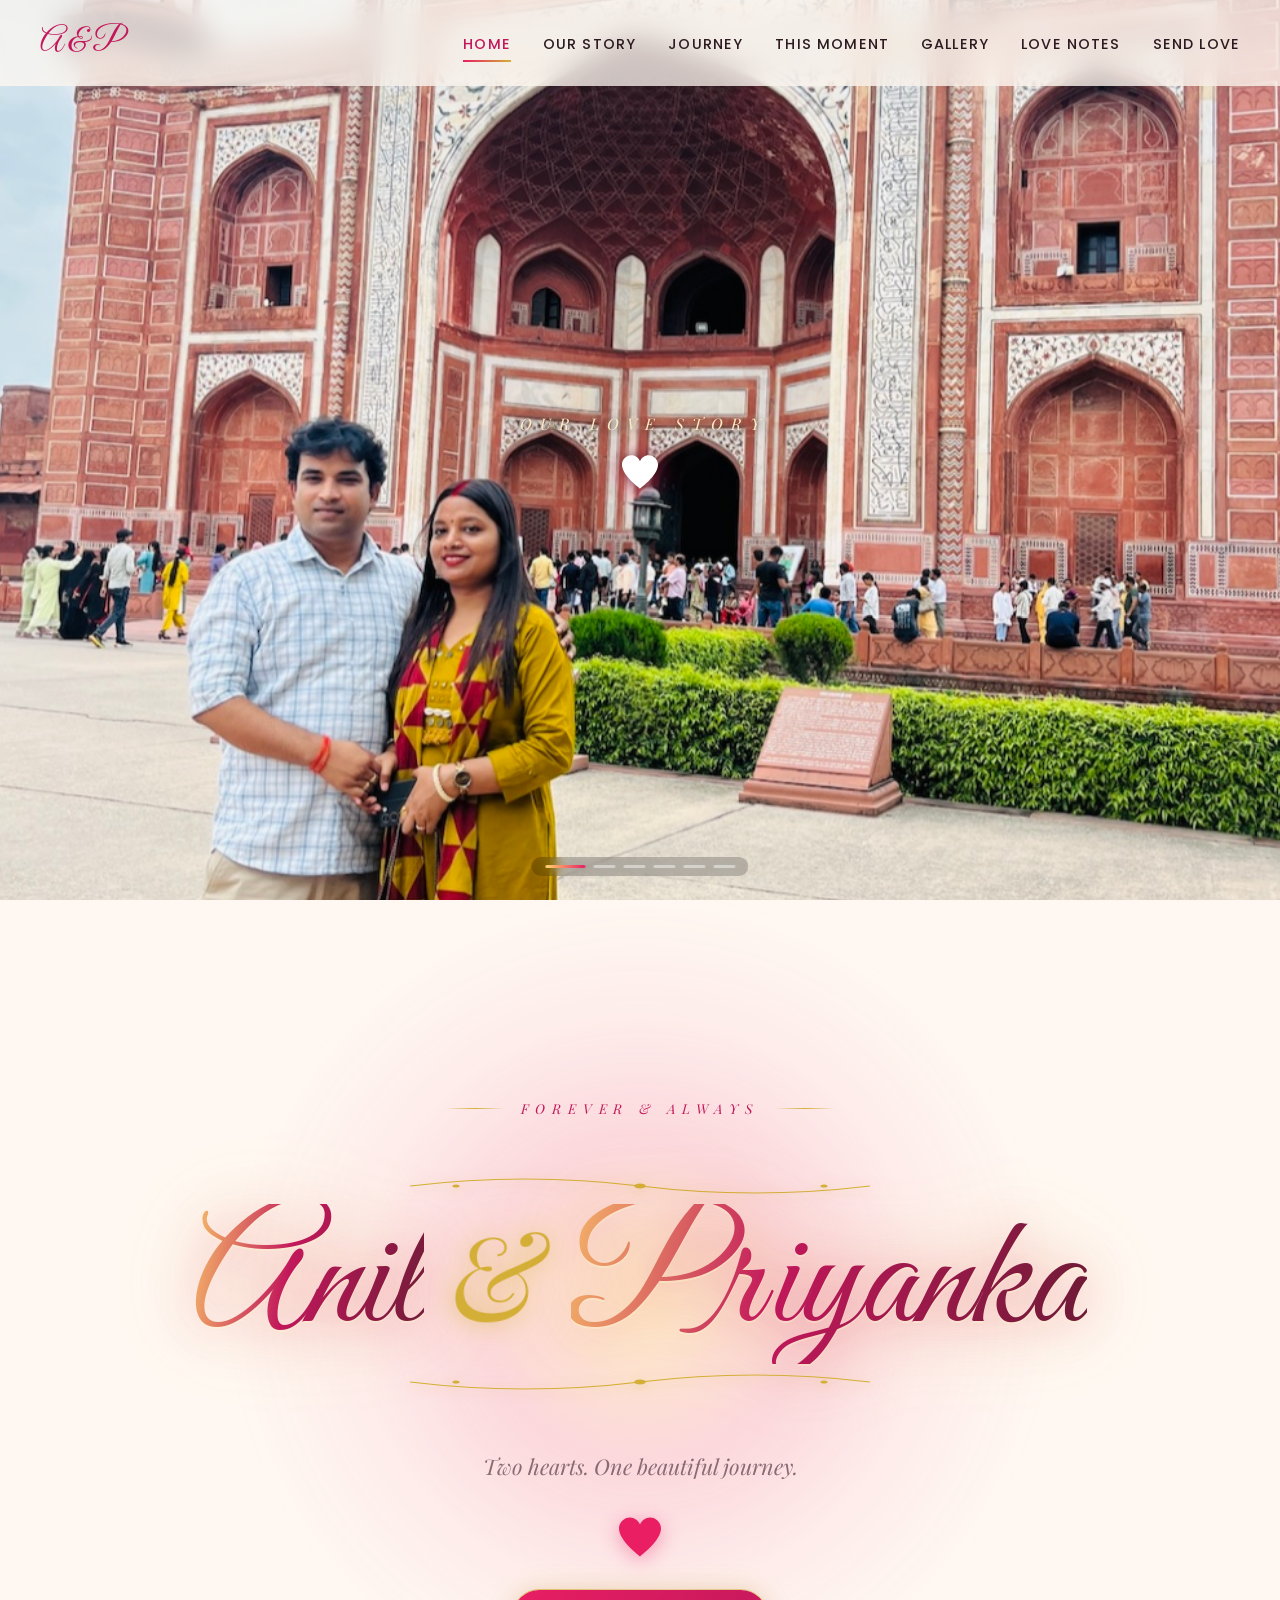
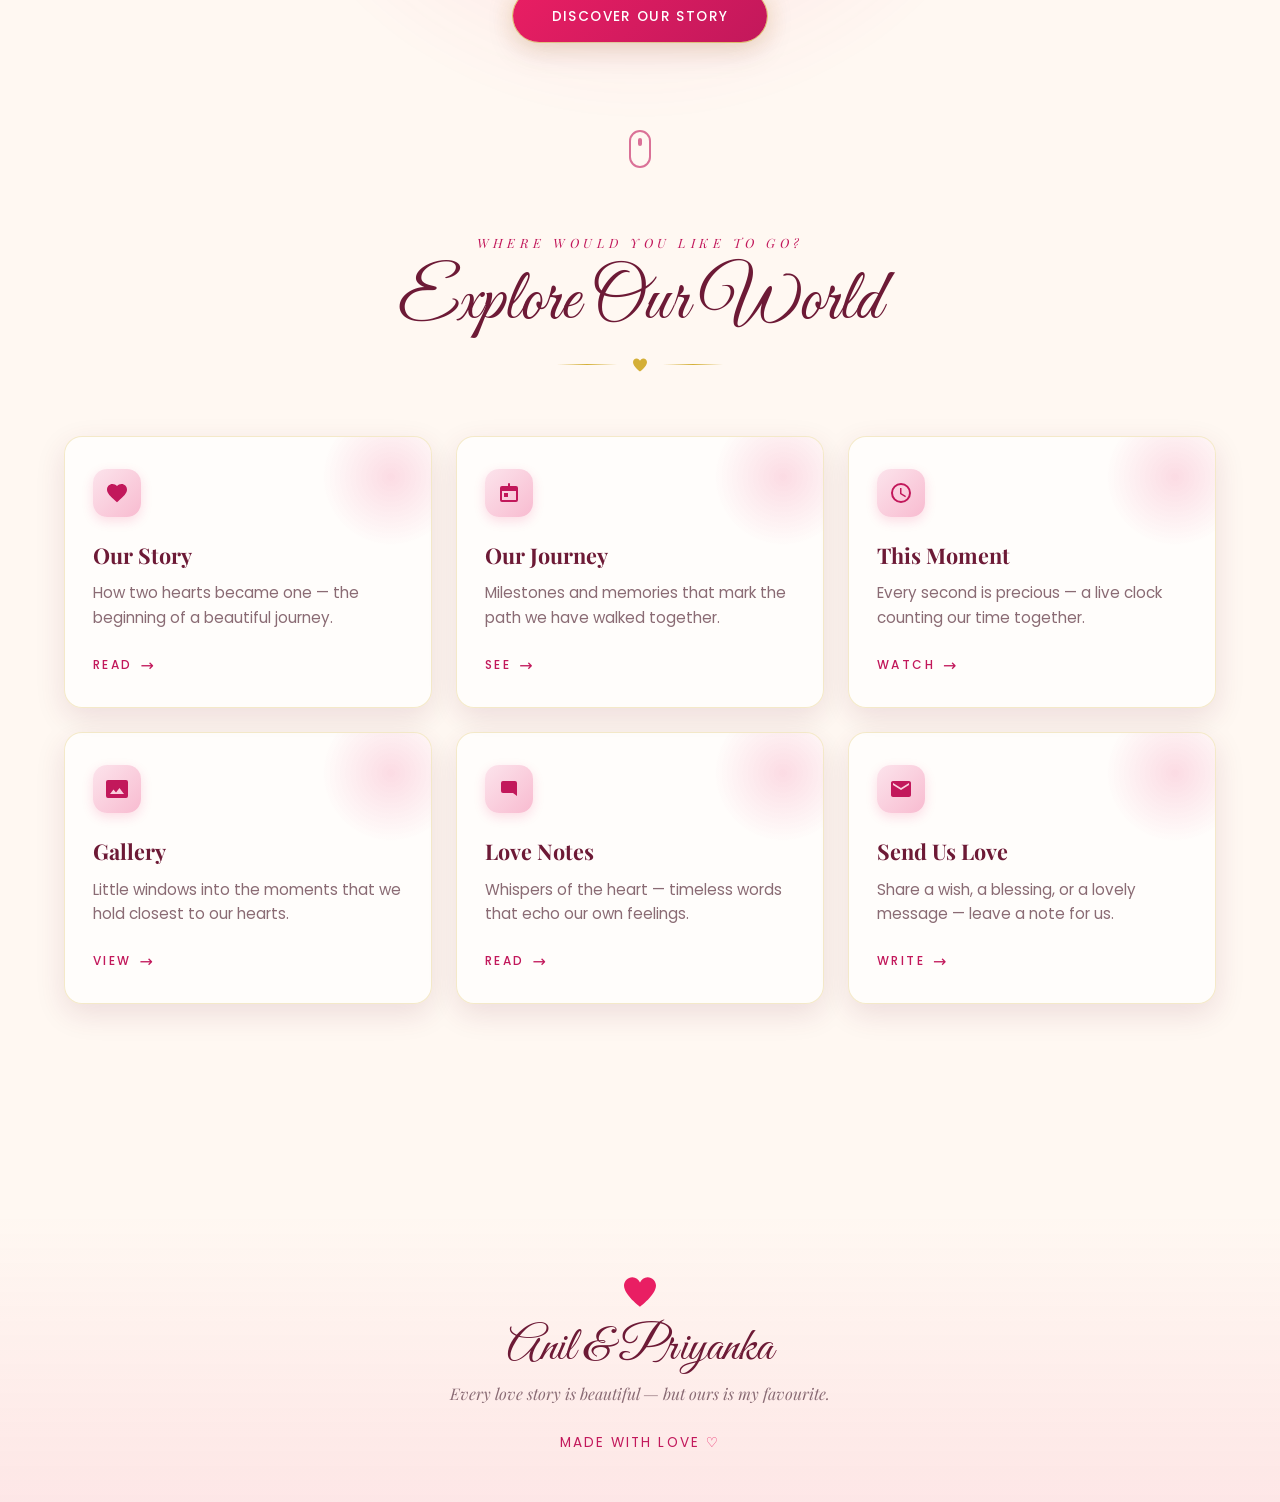
<file: index.html>
<!DOCTYPE html>
<html lang="en">
<head>
  <meta charset="UTF-8" />
  <meta name="viewport" content="width=device-width, initial-scale=1.0" />
  <title>Anil &amp; Priyanka &mdash; Our Love Story</title>
  <meta name="description" content="A love story of Anil and Priyanka." />

  <!-- Google Fonts -->
  <link rel="preconnect" href="https://fonts.googleapis.com" />
  <link rel="preconnect" href="https://fonts.gstatic.com" crossorigin />
  <link
    href="https://fonts.googleapis.com/css2?family=Great+Vibes&family=Playfair+Display:ital,wght@0,400;0,600;1,400&family=Poppins:wght@300;400;500;600&display=swap"
    rel="stylesheet"
  />

  <link rel="stylesheet" href="styles.css" />
</head>
<body>
  <!-- Floating hearts background -->
  <div class="hearts-container" aria-hidden="true"></div>

  <!-- Navigation (injected by script.js) -->
  <div id="nav-placeholder"></div>

  <!-- HERO SLIDESHOW — auto-swaps every 3 seconds -->
  <section class="hero-slideshow" aria-label="Photos of Anil and Priyanka" aria-roledescription="carousel">
    <div class="slideshow-track">
      <div class="slide is-active" style="background-image: url('images/agra/1.jpg');" role="img" aria-label="At the Taj Mahal"></div>
      <div class="slide" style="background-image: url('images/agra/2.jpg');" role="img" aria-label="Together in Agra"></div>
      <div class="slide" style="background-image: url('images/agra/3.jpg');" role="img" aria-label="Sharing a moment"></div>
      <div class="slide" style="background-image: url('images/agra/4.jpg');" role="img" aria-label="A treasured moment"></div>
      <div class="slide" style="background-image: url('images/agra/5.jpg');" role="img" aria-label="Memories from Agra"></div>
      <div class="slide" style="background-image: url('images/agra/6.jpg');" role="img" aria-label="Us in the city of love"></div>
    </div>

    <!-- Subtle overlay text -->
    <div class="slideshow-overlay">
      <p class="slideshow-eyebrow">Our love story</p>
      <div class="slideshow-heart" aria-hidden="true">
        <svg viewBox="0 0 32 29.6"><path d="M23.6,0c-3.4,0-6.3,2.2-7.6,5.3C14.7,2.2,11.8,0,8.4,0C3.8,0,0,3.8,0,8.4c0,9.4,16,21.2,16,21.2s16-11.8,16-21.2C32,3.8,28.2,0,23.6,0z"/></svg>
      </div>
    </div>

    <!-- Navigation dots (created by JS) -->
    <div class="slideshow-dots" role="tablist" aria-label="Slide navigation"></div>
  </section>

  <!-- HERO -->
  <header id="home" class="hero">
    <div class="hero-aura" aria-hidden="true"></div>
    <div class="hero-sparkles" aria-hidden="true"></div>

    <div class="hero-content">
      <p class="hero-eyebrow">
        <span class="eyebrow-line"></span>
        Forever &amp; Always
        <span class="eyebrow-line"></span>
      </p>

      <div class="hero-names-wrap">
        <div class="flourish flourish-top" aria-hidden="true">
          <svg viewBox="0 0 200 20" preserveAspectRatio="none">
            <path d="M0,10 Q50,-4 100,10 T200,10" fill="none" stroke="currentColor" stroke-width="1.2"/>
            <circle cx="100" cy="10" r="2.5" fill="currentColor"/>
            <circle cx="20"  cy="10" r="1.5" fill="currentColor"/>
            <circle cx="180" cy="10" r="1.5" fill="currentColor"/>
          </svg>
        </div>

        <h1 class="hero-names">
          <span class="name" data-text="Anil">Anil</span>
          <span class="amp" aria-hidden="true">
            <svg viewBox="0 0 60 60">
              <text x="30" y="46" text-anchor="middle" font-family="Playfair Display, serif" font-style="italic" font-size="52" fill="currentColor">&amp;</text>
            </svg>
          </span>
          <span class="visually-hidden">and</span>
          <span class="name" data-text="Priyanka">Priyanka</span>
        </h1>

        <div class="flourish flourish-bottom" aria-hidden="true">
          <svg viewBox="0 0 200 20" preserveAspectRatio="none">
            <path d="M0,10 Q50,24 100,10 T200,10" fill="none" stroke="currentColor" stroke-width="1.2"/>
            <circle cx="100" cy="10" r="2.5" fill="currentColor"/>
            <circle cx="20"  cy="10" r="1.5" fill="currentColor"/>
            <circle cx="180" cy="10" r="1.5" fill="currentColor"/>
          </svg>
        </div>
      </div>

      <p class="hero-tagline">Two hearts. One beautiful journey.</p>

      <div class="hero-heart" aria-hidden="true">
        <svg viewBox="0 0 32 29.6" xmlns="http://www.w3.org/2000/svg">
          <path d="M23.6,0c-3.4,0-6.3,2.2-7.6,5.3C14.7,2.2,11.8,0,8.4,0C3.8,0,0,3.8,0,8.4c0,9.4,16,21.2,16,21.2s16-11.8,16-21.2C32,3.8,28.2,0,23.6,0z"/>
        </svg>
      </div>

      <a href="story.html" class="hero-cta">Discover Our Story</a>
    </div>

    <div class="hero-scroll" aria-hidden="true">
      <span></span>
    </div>
  </header>

  <!-- EXPLORE — gateway cards to each section -->
  <section class="explore-section">
    <div class="section-header reveal">
      <p class="section-eyebrow">Where would you like to go?</p>
      <h2 class="section-title">Explore Our World</h2>
      <div class="ornament"><span></span><svg viewBox="0 0 32 29.6"><path d="M23.6,0c-3.4,0-6.3,2.2-7.6,5.3C14.7,2.2,11.8,0,8.4,0C3.8,0,0,3.8,0,8.4c0,9.4,16,21.2,16,21.2s16-11.8,16-21.2C32,3.8,28.2,0,23.6,0z"/></svg><span></span></div>
    </div>

    <div class="explore-grid">
      <a href="story.html" class="explore-card reveal">
        <div class="explore-icon" aria-hidden="true">
          <svg viewBox="0 0 24 24"><path d="M12 21.35l-1.45-1.32C5.4 15.36 2 12.28 2 8.5 2 5.42 4.42 3 7.5 3c1.74 0 3.41.81 4.5 2.09C13.09 3.81 14.76 3 16.5 3 19.58 3 22 5.42 22 8.5c0 3.78-3.4 6.86-8.55 11.54L12 21.35z"/></svg>
        </div>
        <h3>Our Story</h3>
        <p>How two hearts became one &mdash; the beginning of a beautiful journey.</p>
        <span class="explore-cta">Read</span>
      </a>

      <a href="journey.html" class="explore-card reveal">
        <div class="explore-icon" aria-hidden="true">
          <svg viewBox="0 0 24 24"><path d="M12 2a1 1 0 0 1 1 1v2h6a2 2 0 0 1 2 2v12a2 2 0 0 1-2 2H5a2 2 0 0 1-2-2V7a2 2 0 0 1 2-2h6V3a1 1 0 0 1 1-1zm7 8H5v9h14v-9zM7 12h4v4H7v-4z"/></svg>
        </div>
        <h3>Our Journey</h3>
        <p>Milestones and memories that mark the path we have walked together.</p>
        <span class="explore-cta">See</span>
      </a>

      <a href="moment.html" class="explore-card reveal">
        <div class="explore-icon" aria-hidden="true">
          <svg viewBox="0 0 24 24"><path d="M12 2a10 10 0 1 0 10 10A10 10 0 0 0 12 2zm0 18a8 8 0 1 1 8-8 8 8 0 0 1-8 8zm.5-13H11v6l5.25 3.15.75-1.23-4.5-2.67z"/></svg>
        </div>
        <h3>This Moment</h3>
        <p>Every second is precious &mdash; a live clock counting our time together.</p>
        <span class="explore-cta">Watch</span>
      </a>

      <a href="gallery.html" class="explore-card reveal">
        <div class="explore-icon" aria-hidden="true">
          <svg viewBox="0 0 24 24"><path d="M21 3H3a2 2 0 0 0-2 2v14a2 2 0 0 0 2 2h18a2 2 0 0 0 2-2V5a2 2 0 0 0-2-2zM5 17l3.5-4.5 2.5 3L14.5 11 19 17H5z"/></svg>
        </div>
        <h3>Gallery</h3>
        <p>Little windows into the moments that we hold closest to our hearts.</p>
        <span class="explore-cta">View</span>
      </a>

      <a href="notes.html" class="explore-card reveal">
        <div class="explore-icon" aria-hidden="true">
          <svg viewBox="0 0 24 24"><path d="M6 4h12a2 2 0 0 1 2 2v13l-4-3H6a2 2 0 0 1-2-2V6a2 2 0 0 1 2-2zm2 5h8v2H8V9zm0 4h5v2H8v-2z"/></svg>
        </div>
        <h3>Love Notes</h3>
        <p>Whispers of the heart &mdash; timeless words that echo our own feelings.</p>
        <span class="explore-cta">Read</span>
      </a>

      <a href="wishes.html" class="explore-card reveal">
        <div class="explore-icon" aria-hidden="true">
          <svg viewBox="0 0 24 24"><path d="M20 4H4c-1.1 0-1.99.9-1.99 2L2 18c0 1.1.9 2 2 2h16c1.1 0 2-.9 2-2V6c0-1.1-.9-2-2-2zm0 4l-8 5-8-5V6l8 5 8-5v2z"/></svg>
        </div>
        <h3>Send Us Love</h3>
        <p>Share a wish, a blessing, or a lovely message &mdash; leave a note for us.</p>
        <span class="explore-cta">Write</span>
      </a>
    </div>
  </section>

  <!-- VISITOR COUNT — a warm welcome card -->
  <section class="visitor-section">
    <div class="visitor-card visitor-widget reveal" role="status" aria-live="polite">
      <div class="visitor-icon" aria-hidden="true">
        <svg viewBox="0 0 32 29.6"><path d="M23.6,0c-3.4,0-6.3,2.2-7.6,5.3C14.7,2.2,11.8,0,8.4,0C3.8,0,0,3.8,0,8.4c0,9.4,16,21.2,16,21.2s16-11.8,16-21.2C32,3.8,28.2,0,23.6,0z"/></svg>
      </div>
      <p class="visitor-eyebrow">You are one of</p>
      <p class="visitor-count-big">
        <span class="visitor-count">0</span>
      </p>
      <p class="visitor-label">loving souls who have visited our story</p>
      <p class="visitor-thanks">Thank you for being part of it.</p>
    </div>
  </section>

  <!-- Footer (injected by script.js) -->
  <div id="footer-placeholder"></div>

  <script src="script.js"></script>
</body>
</html>
</file>
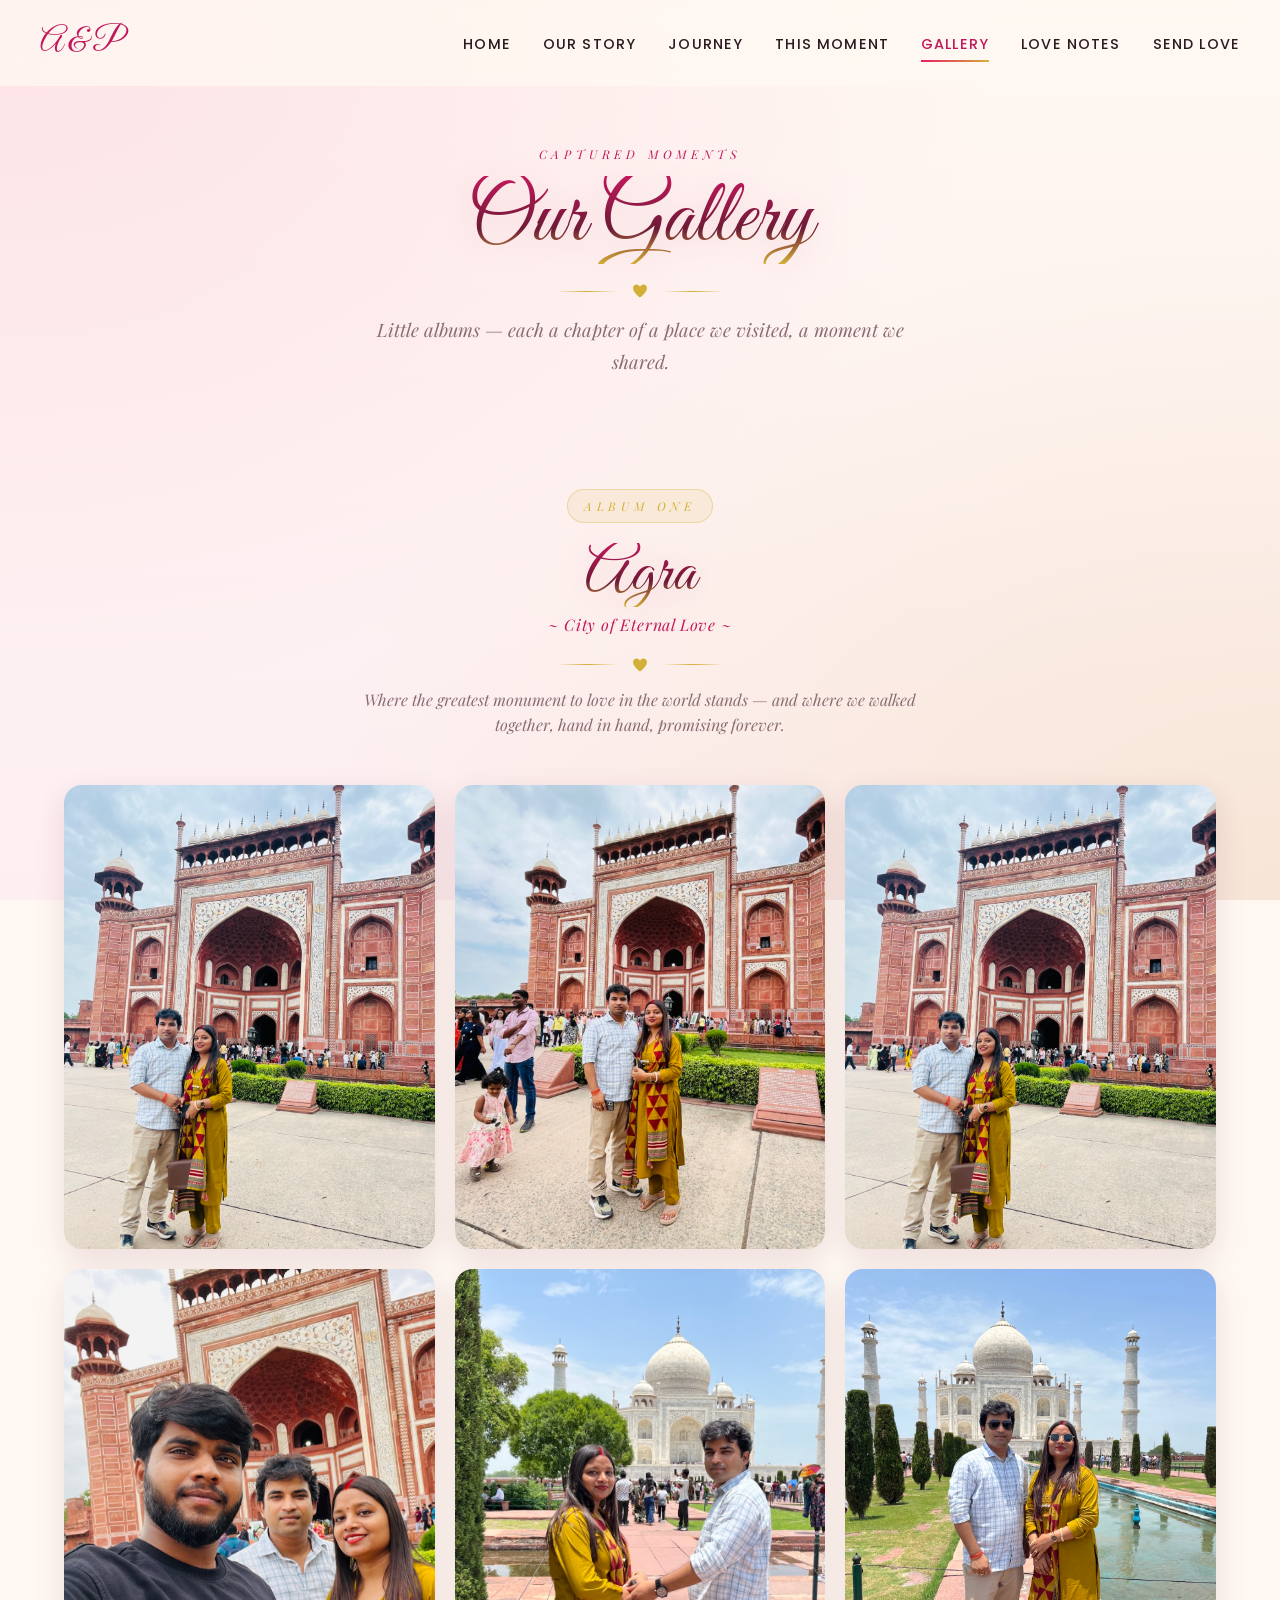
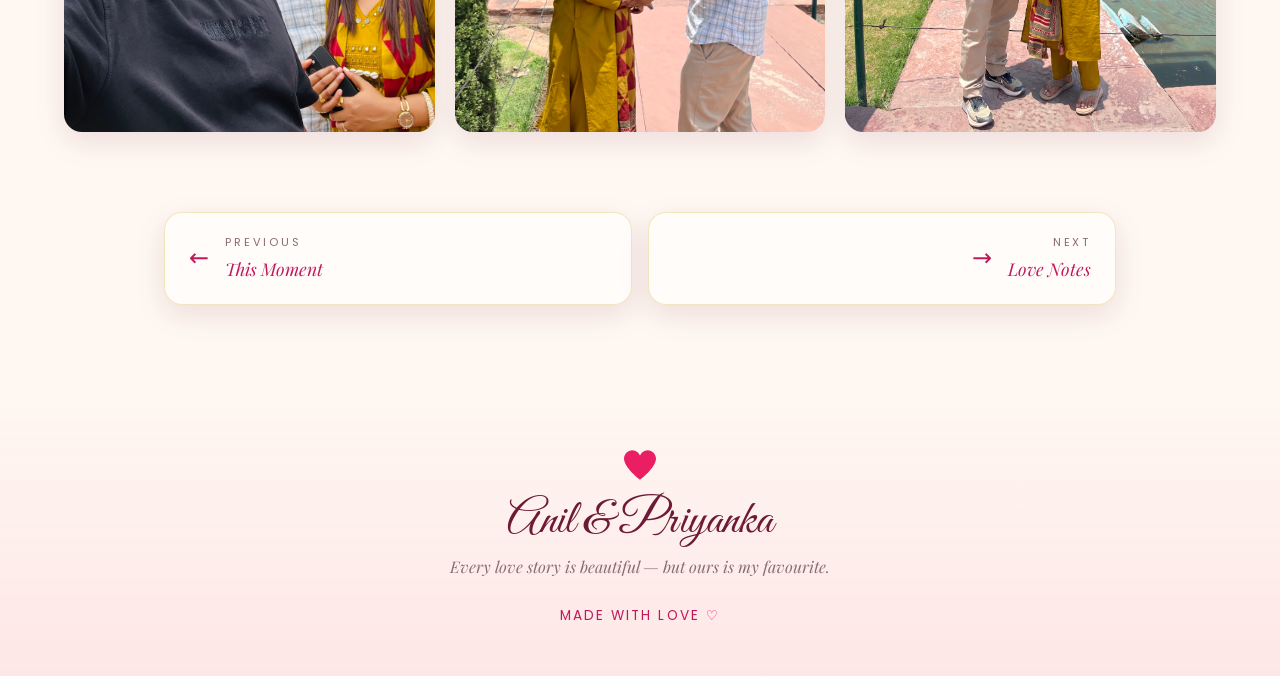
<file: gallery.html>
<!DOCTYPE html>
<html lang="en">
<head>
  <meta charset="UTF-8" />
  <meta name="viewport" content="width=device-width, initial-scale=1.0" />
  <title>Gallery &mdash; Anil &amp; Priyanka</title>
  <meta name="description" content="Captured moments of Anil and Priyanka." />

  <link rel="preconnect" href="https://fonts.googleapis.com" />
  <link rel="preconnect" href="https://fonts.gstatic.com" crossorigin />
  <link
    href="https://fonts.googleapis.com/css2?family=Great+Vibes&family=Playfair+Display:ital,wght@0,400;0,600;1,400&family=Poppins:wght@300;400;500;600&display=swap"
    rel="stylesheet"
  />

  <link rel="stylesheet" href="styles.css" />
</head>
<body>
  <div class="hearts-container" aria-hidden="true"></div>
  <div id="nav-placeholder"></div>

  <main>
    <header class="page-hero">
      <p class="page-hero-eyebrow reveal">Captured moments</p>
      <h1 class="page-hero-title reveal">Our Gallery</h1>
      <div class="ornament reveal"><span></span><svg viewBox="0 0 32 29.6"><path d="M23.6,0c-3.4,0-6.3,2.2-7.6,5.3C14.7,2.2,11.8,0,8.4,0C3.8,0,0,3.8,0,8.4c0,9.4,16,21.2,16,21.2s16-11.8,16-21.2C32,3.8,28.2,0,23.6,0z"/></svg><span></span></div>
      <p class="page-hero-subtitle reveal">Little albums &mdash; each a chapter of a place we visited, a moment we shared.</p>
    </header>

    <!-- ================= ALBUM: AGRA ================= -->
    <section id="album-agra" class="section album">
      <header class="album-header reveal">
        <p class="album-eyebrow">Album One</p>
        <h2 class="album-title">Agra</h2>
        <p class="album-subtitle">~ City of Eternal Love ~</p>
        <div class="ornament"><span></span><svg viewBox="0 0 32 29.6"><path d="M23.6,0c-3.4,0-6.3,2.2-7.6,5.3C14.7,2.2,11.8,0,8.4,0C3.8,0,0,3.8,0,8.4c0,9.4,16,21.2,16,21.2s16-11.8,16-21.2C32,3.8,28.2,0,23.6,0z"/></svg><span></span></div>
        <p class="album-caption">
          Where the greatest monument to love in the world stands &mdash; and where
          we walked together, hand in hand, promising forever.
        </p>
      </header>

      <div class="gallery-grid">
        <figure class="gallery-item reveal" data-caption="At the Taj Mahal &mdash; a monument to eternal love">
          <div class="gallery-placeholder">Photo 1</div>
          <img class="gallery-photo" src="images/agra/1.jpg" alt="Anil and Priyanka at the Taj Mahal" onerror="this.remove()" />
        </figure>
        <figure class="gallery-item reveal" data-caption="Together in the city of love">
          <div class="gallery-placeholder">Photo 2</div>
          <img class="gallery-photo" src="images/agra/2.jpg" alt="Together in Agra" onerror="this.remove()" />
        </figure>
        <figure class="gallery-item reveal" data-caption="Walking the Mughal corridors">
          <div class="gallery-placeholder">Photo 3</div>
          <img class="gallery-photo" src="images/agra/3.jpg" alt="At the Mughal corridors" onerror="this.remove()" />
        </figure>
        <figure class="gallery-item reveal" data-caption="Amongst the Taj gardens">
          <div class="gallery-placeholder">Photo 4</div>
          <img class="gallery-photo" src="images/agra/4.jpg" alt="At the Taj gardens" onerror="this.remove()" />
        </figure>
        <figure class="gallery-item reveal" data-caption="A moment we will treasure">
          <div class="gallery-placeholder">Photo 5</div>
          <img class="gallery-photo" src="images/agra/5.jpg" alt="A treasured moment in Agra" onerror="this.remove()" />
        </figure>
        <figure class="gallery-item reveal" data-caption="Memories from Agra">
          <div class="gallery-placeholder">Photo 6</div>
          <img class="gallery-photo" src="images/agra/6.jpg" alt="Memories from Agra" onerror="this.remove()" />
        </figure>
      </div>
    </section>

    <!-- ================= FUTURE ALBUMS =================
      Copy the section above and change:
        - id="album-<name>"
        - Album eyebrow (e.g. Album Two)
        - Album title (e.g. Kushinagar, Deoria, Mahuwari)
        - Subtitle, caption
        - Photo folder path (e.g. images/kushinagar/)
    ==================================================== -->

    <div id="page-nav-placeholder"></div>
  </main>

  <div id="footer-placeholder"></div>
  <script src="script.js"></script>
</body>
</html>
</file>
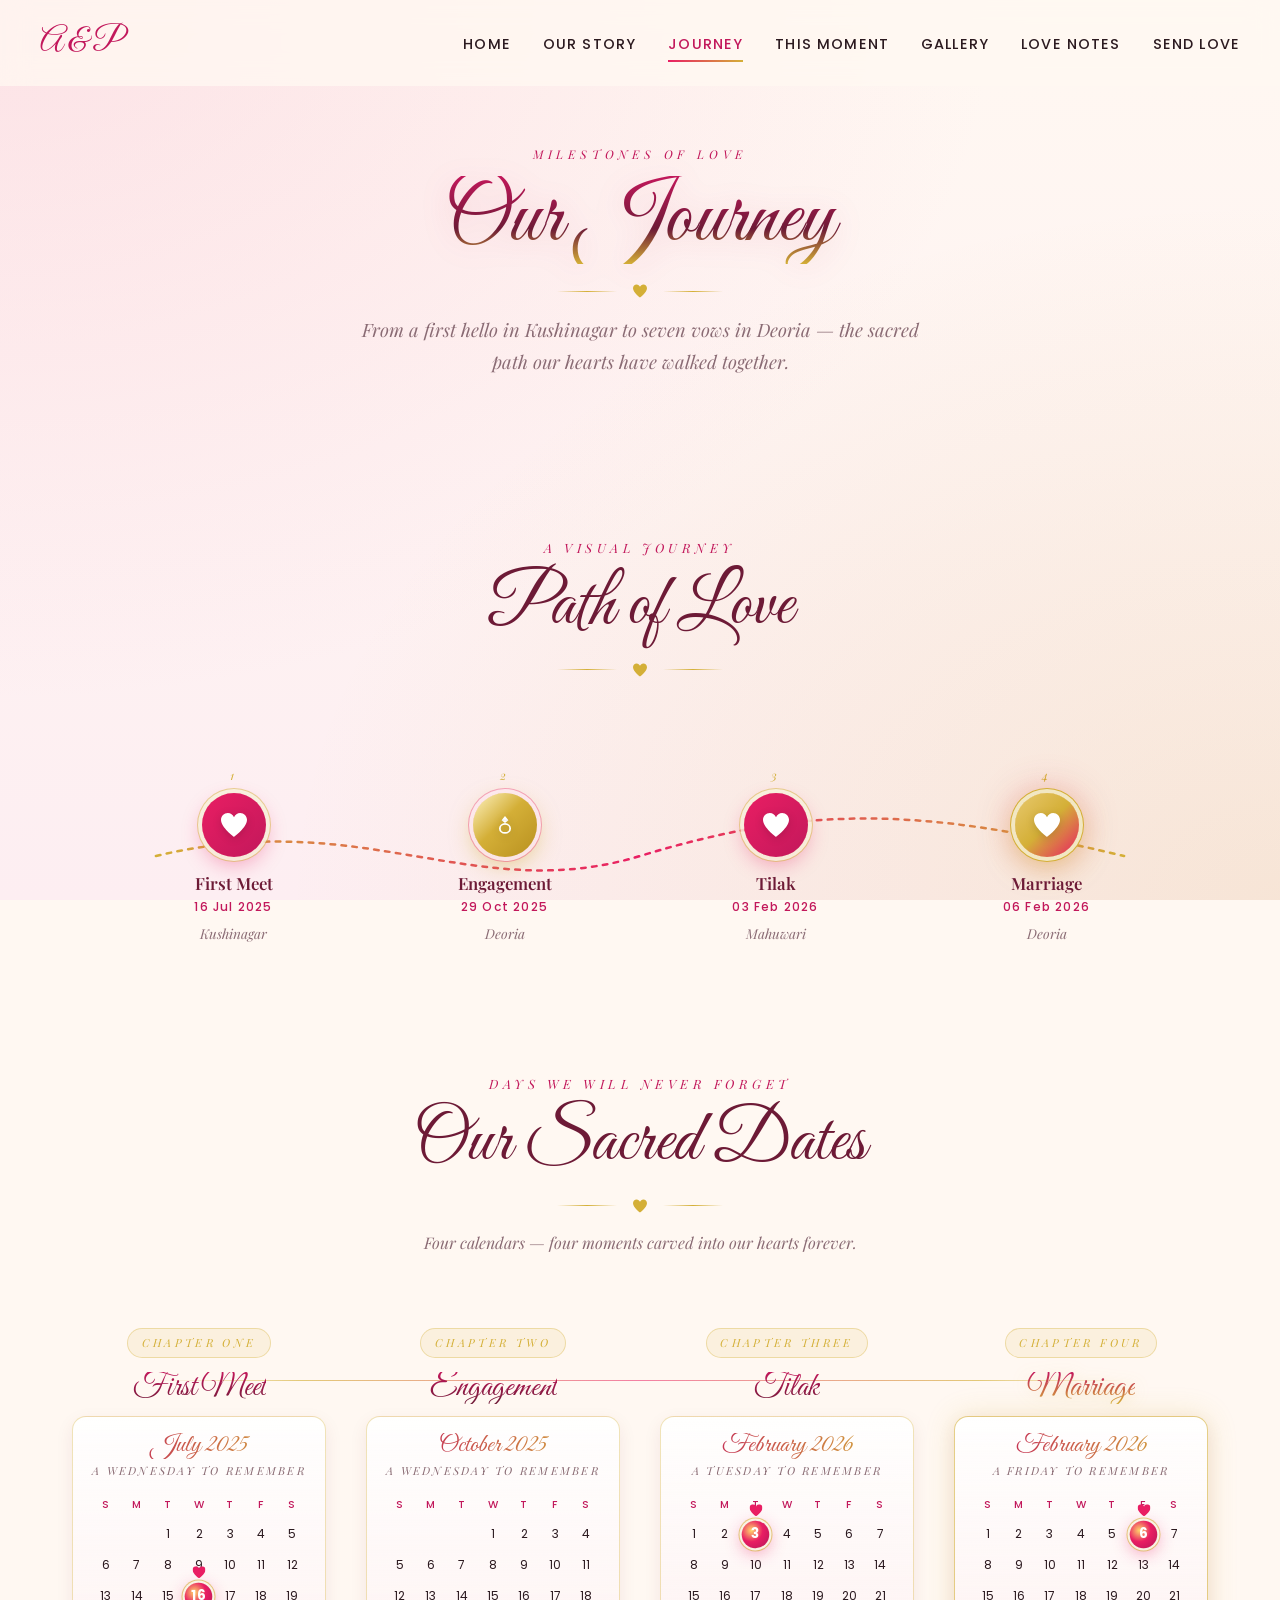
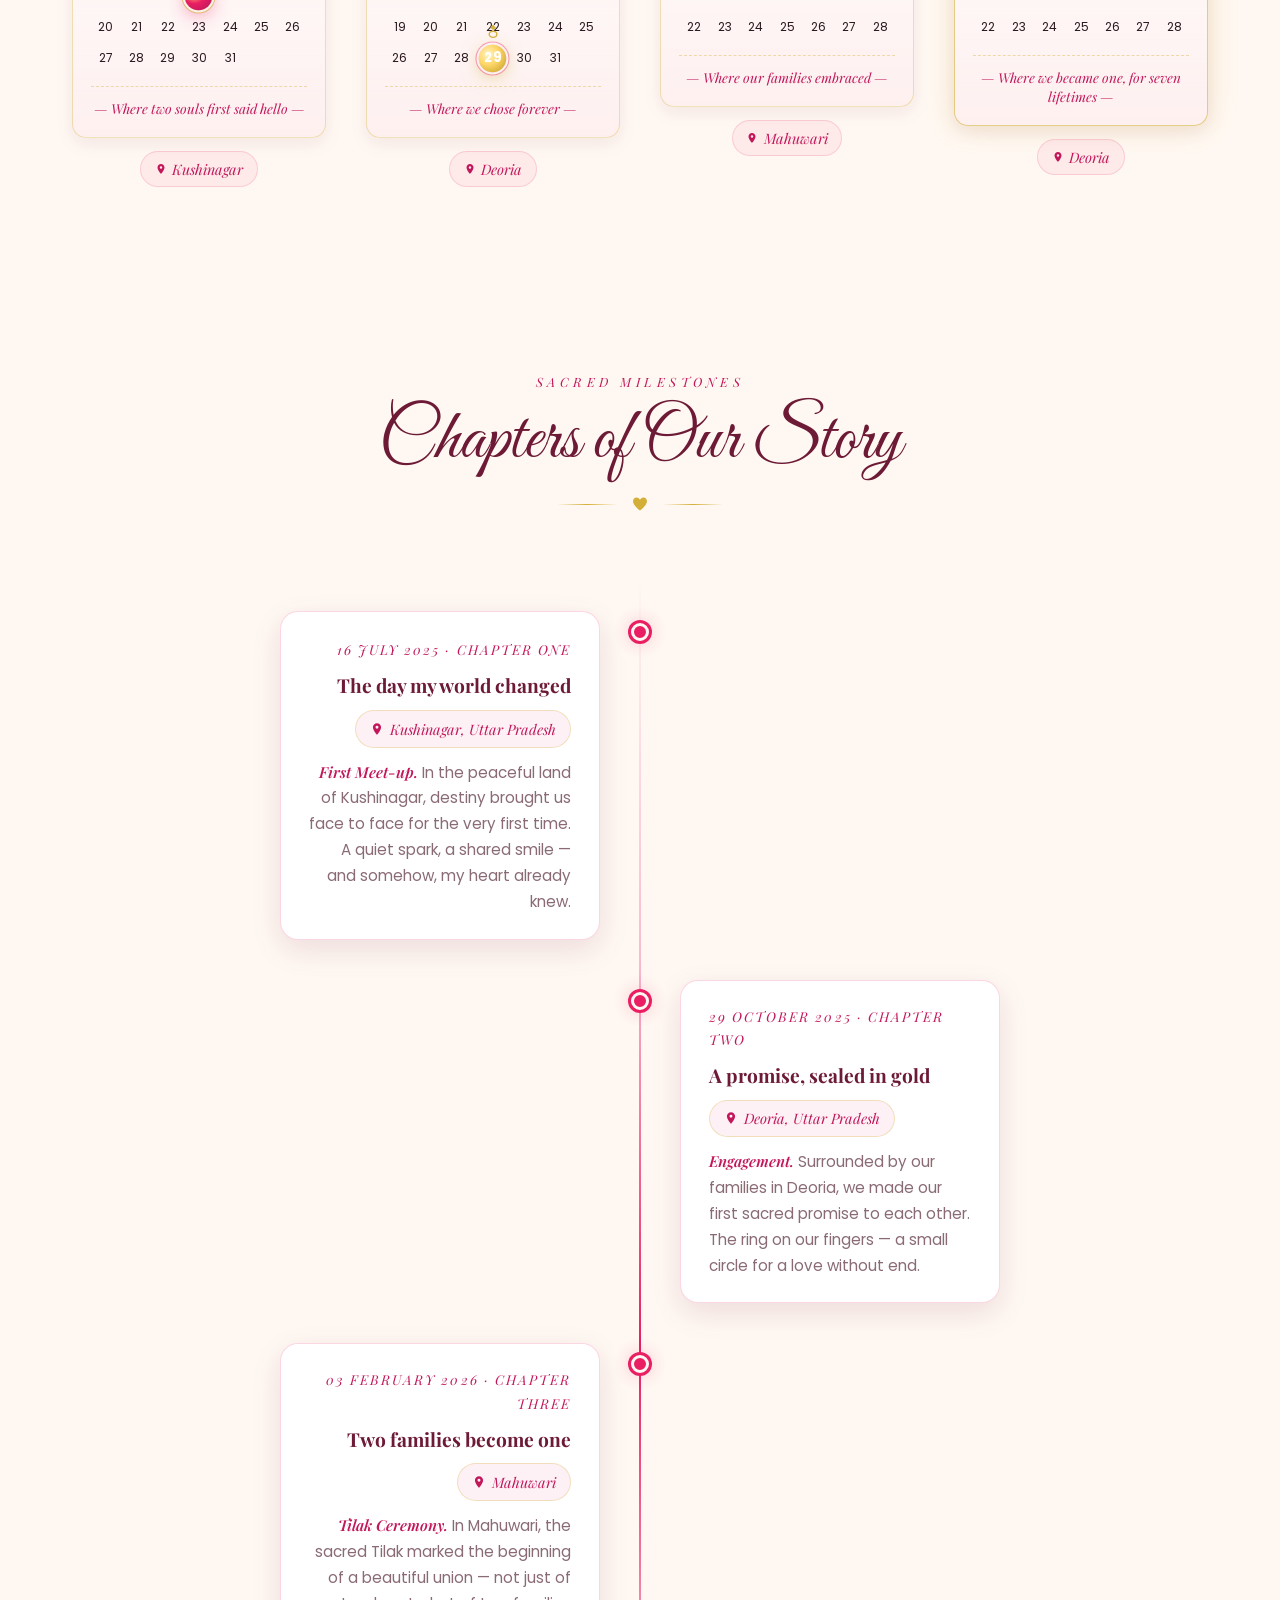
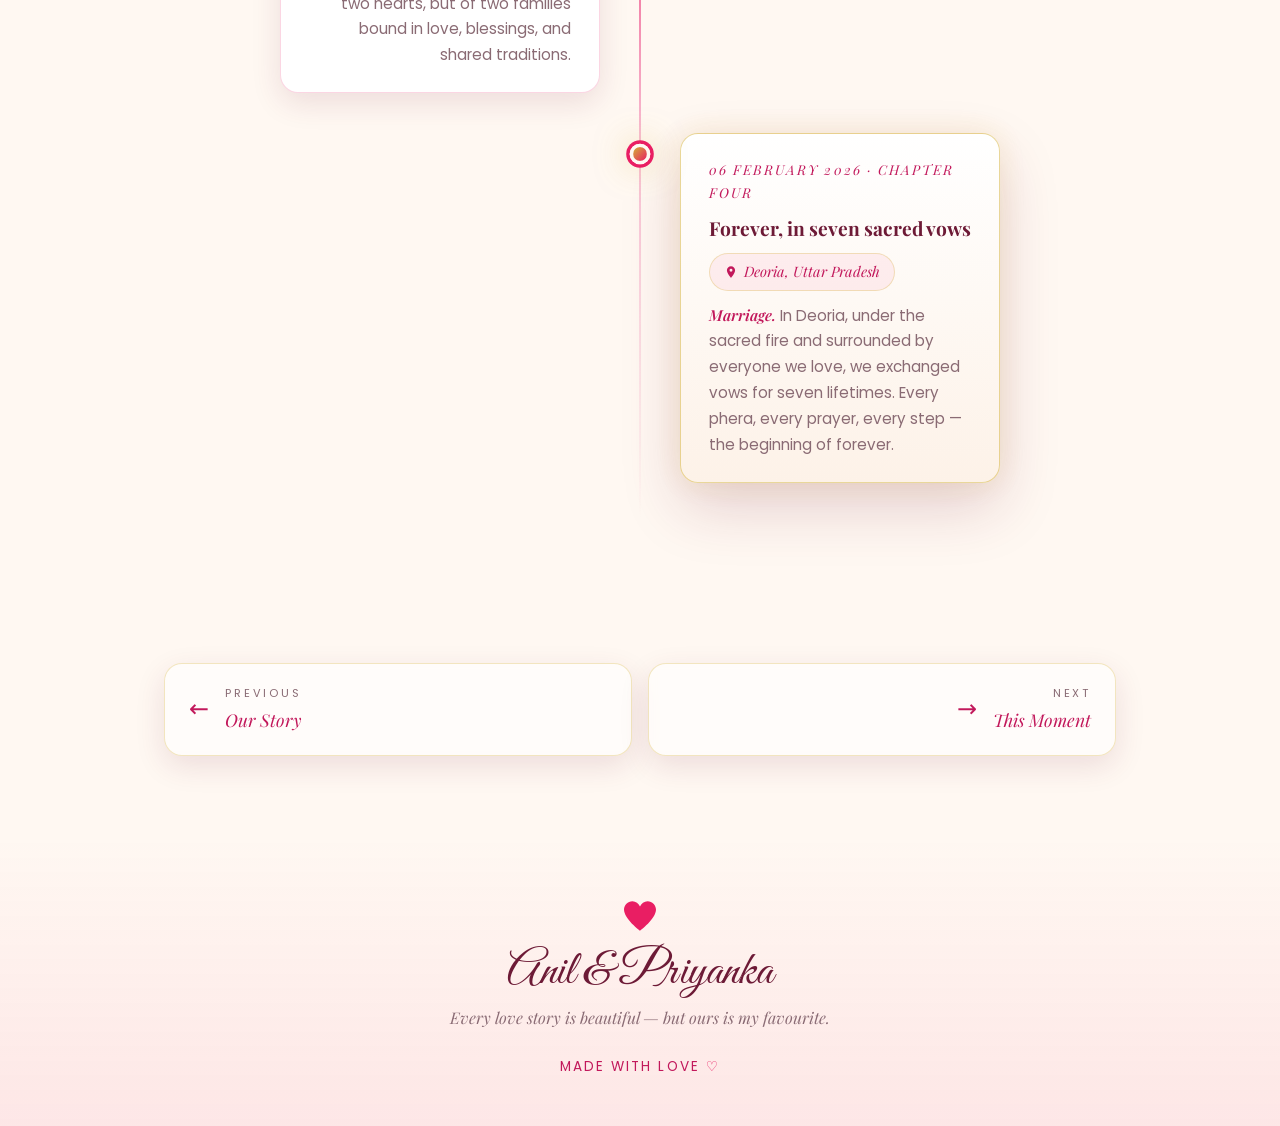
<file: journey.html>
<!DOCTYPE html>
<html lang="en">
<head>
  <meta charset="UTF-8" />
  <meta name="viewport" content="width=device-width, initial-scale=1.0" />
  <title>Our Journey &mdash; Anil &amp; Priyanka</title>
  <meta name="description" content="Milestones of our journey together &mdash; from our first meeting to our marriage." />

  <link rel="preconnect" href="https://fonts.googleapis.com" />
  <link rel="preconnect" href="https://fonts.gstatic.com" crossorigin />
  <link
    href="https://fonts.googleapis.com/css2?family=Great+Vibes&family=Playfair+Display:ital,wght@0,400;0,600;1,400&family=Poppins:wght@300;400;500;600&display=swap"
    rel="stylesheet"
  />

  <link rel="stylesheet" href="styles.css" />
</head>
<body>
  <div class="hearts-container" aria-hidden="true"></div>
  <div id="nav-placeholder"></div>

  <main>
    <!-- PAGE HERO -->
    <header class="page-hero">
      <p class="page-hero-eyebrow reveal">Milestones of love</p>
      <h1 class="page-hero-title reveal">Our Journey</h1>
      <div class="ornament reveal"><span></span><svg viewBox="0 0 32 29.6"><path d="M23.6,0c-3.4,0-6.3,2.2-7.6,5.3C14.7,2.2,11.8,0,8.4,0C3.8,0,0,3.8,0,8.4c0,9.4,16,21.2,16,21.2s16-11.8,16-21.2C32,3.8,28.2,0,23.6,0z"/></svg><span></span></div>
      <p class="page-hero-subtitle reveal">From a first hello in Kushinagar to seven vows in Deoria &mdash; the sacred path our hearts have walked together.</p>
    </header>

    <!-- PATH OF LOVE — overview visualization -->
    <section class="section journey-path-section">
      <div class="section-header reveal">
        <p class="section-eyebrow">A visual journey</p>
        <h2 class="section-title">Path of Love</h2>
        <div class="ornament"><span></span><svg viewBox="0 0 32 29.6"><path d="M23.6,0c-3.4,0-6.3,2.2-7.6,5.3C14.7,2.2,11.8,0,8.4,0C3.8,0,0,3.8,0,8.4c0,9.4,16,21.2,16,21.2s16-11.8,16-21.2C32,3.8,28.2,0,23.6,0z"/></svg><span></span></div>
      </div>

      <div class="journey-path reveal">
        <!-- Decorative curved SVG line connecting the stops -->
        <svg class="journey-line" viewBox="0 0 1000 120" preserveAspectRatio="none" aria-hidden="true">
          <defs>
            <linearGradient id="jpLine" x1="0" y1="0" x2="1" y2="0">
              <stop offset="0%"   stop-color="#d4af37"/>
              <stop offset="50%"  stop-color="#e91e63"/>
              <stop offset="100%" stop-color="#d4af37"/>
            </linearGradient>
          </defs>
          <path d="M 60,60 C 250,10 350,110 500,60 S 750,10 940,60"
                fill="none"
                stroke="url(#jpLine)"
                stroke-width="2.5"
                stroke-dasharray="4 6"
                stroke-linecap="round" />
        </svg>

        <div class="journey-stops">
          <div class="jp-stop reveal">
            <span class="jp-num">1</span>
            <div class="jp-marker" aria-hidden="true">
              <svg viewBox="0 0 32 29.6"><path d="M23.6,0c-3.4,0-6.3,2.2-7.6,5.3C14.7,2.2,11.8,0,8.4,0C3.8,0,0,3.8,0,8.4c0,9.4,16,21.2,16,21.2s16-11.8,16-21.2C32,3.8,28.2,0,23.6,0z"/></svg>
            </div>
            <p class="jp-title">First Meet</p>
            <p class="jp-date">16 Jul 2025</p>
            <p class="jp-location">Kushinagar</p>
          </div>

          <div class="jp-stop reveal">
            <span class="jp-num">2</span>
            <div class="jp-marker jp-marker-ring" aria-hidden="true">
              <svg viewBox="0 0 32 32">
                <polygon points="16,3 11,9 16,13 21,9" fill="currentColor"/>
                <line x1="11" y1="9" x2="21" y2="9" stroke="rgba(0,0,0,0.15)" stroke-width="0.8"/>
                <ellipse cx="16" cy="21" rx="7.5" ry="6.5" fill="none" stroke="currentColor" stroke-width="2.5"/>
              </svg>
            </div>
            <p class="jp-title">Engagement</p>
            <p class="jp-date">29 Oct 2025</p>
            <p class="jp-location">Deoria</p>
          </div>

          <div class="jp-stop reveal">
            <span class="jp-num">3</span>
            <div class="jp-marker" aria-hidden="true">
              <svg viewBox="0 0 32 29.6"><path d="M23.6,0c-3.4,0-6.3,2.2-7.6,5.3C14.7,2.2,11.8,0,8.4,0C3.8,0,0,3.8,0,8.4c0,9.4,16,21.2,16,21.2s16-11.8,16-21.2C32,3.8,28.2,0,23.6,0z"/></svg>
            </div>
            <p class="jp-title">Tilak</p>
            <p class="jp-date">03 Feb 2026</p>
            <p class="jp-location">Mahuwari</p>
          </div>

          <div class="jp-stop reveal">
            <span class="jp-num">4</span>
            <div class="jp-marker jp-marker-final" aria-hidden="true">
              <svg viewBox="0 0 32 29.6"><path d="M23.6,0c-3.4,0-6.3,2.2-7.6,5.3C14.7,2.2,11.8,0,8.4,0C3.8,0,0,3.8,0,8.4c0,9.4,16,21.2,16,21.2s16-11.8,16-21.2C32,3.8,28.2,0,23.6,0z"/></svg>
            </div>
            <p class="jp-title">Marriage</p>
            <p class="jp-date">06 Feb 2026</p>
            <p class="jp-location">Deoria</p>
          </div>
        </div>
      </div>
    </section>

    <!-- SACRED DATES — all 4 calendars in one horizontal row -->
    <section class="section calendars-section">
      <div class="section-header reveal">
        <p class="section-eyebrow">Days we will never forget</p>
        <h2 class="section-title">Our Sacred Dates</h2>
        <div class="ornament"><span></span><svg viewBox="0 0 32 29.6"><path d="M23.6,0c-3.4,0-6.3,2.2-7.6,5.3C14.7,2.2,11.8,0,8.4,0C3.8,0,0,3.8,0,8.4c0,9.4,16,21.2,16,21.2s16-11.8,16-21.2C32,3.8,28.2,0,23.6,0z"/></svg><span></span></div>
        <p class="section-subtitle">Four calendars &mdash; four moments carved into our hearts forever.</p>
      </div>

      <div class="calendars-row">
        <div class="calendar-item reveal">
          <p class="cal-chapter">Chapter One</p>
          <p class="cal-title">First Meet</p>
          <div class="mini-calendar" data-year="2025" data-month="7" data-day="16" data-caption="Where two souls first said hello"></div>
          <p class="cal-location">
            <svg class="loc-icon" viewBox="0 0 24 24" aria-hidden="true"><path d="M12 2C8.13 2 5 5.13 5 9c0 5.25 7 13 7 13s7-7.75 7-13c0-3.87-3.13-7-7-7zm0 9.5A2.5 2.5 0 0 1 9.5 9 2.5 2.5 0 0 1 12 6.5 2.5 2.5 0 0 1 14.5 9 2.5 2.5 0 0 1 12 11.5z"/></svg>
            Kushinagar
          </p>
        </div>

        <div class="calendar-item reveal">
          <p class="cal-chapter">Chapter Two</p>
          <p class="cal-title">Engagement</p>
          <div class="mini-calendar" data-year="2025" data-month="10" data-day="29" data-icon="ring" data-caption="Where we chose forever"></div>
          <p class="cal-location">
            <svg class="loc-icon" viewBox="0 0 24 24" aria-hidden="true"><path d="M12 2C8.13 2 5 5.13 5 9c0 5.25 7 13 7 13s7-7.75 7-13c0-3.87-3.13-7-7-7zm0 9.5A2.5 2.5 0 0 1 9.5 9 2.5 2.5 0 0 1 12 6.5 2.5 2.5 0 0 1 14.5 9 2.5 2.5 0 0 1 12 11.5z"/></svg>
            Deoria
          </p>
        </div>

        <div class="calendar-item reveal">
          <p class="cal-chapter">Chapter Three</p>
          <p class="cal-title">Tilak</p>
          <div class="mini-calendar" data-year="2026" data-month="2" data-day="3" data-caption="Where our families embraced"></div>
          <p class="cal-location">
            <svg class="loc-icon" viewBox="0 0 24 24" aria-hidden="true"><path d="M12 2C8.13 2 5 5.13 5 9c0 5.25 7 13 7 13s7-7.75 7-13c0-3.87-3.13-7-7-7zm0 9.5A2.5 2.5 0 0 1 9.5 9 2.5 2.5 0 0 1 12 6.5 2.5 2.5 0 0 1 14.5 9 2.5 2.5 0 0 1 12 11.5z"/></svg>
            Mahuwari
          </p>
        </div>

        <div class="calendar-item calendar-item-final reveal">
          <p class="cal-chapter">Chapter Four</p>
          <p class="cal-title">Marriage</p>
          <div class="mini-calendar" data-year="2026" data-month="2" data-day="6" data-caption="Where we became one, for seven lifetimes"></div>
          <p class="cal-location">
            <svg class="loc-icon" viewBox="0 0 24 24" aria-hidden="true"><path d="M12 2C8.13 2 5 5.13 5 9c0 5.25 7 13 7 13s7-7.75 7-13c0-3.87-3.13-7-7-7zm0 9.5A2.5 2.5 0 0 1 9.5 9 2.5 2.5 0 0 1 12 6.5 2.5 2.5 0 0 1 14.5 9 2.5 2.5 0 0 1 12 11.5z"/></svg>
            Deoria
          </p>
        </div>
      </div>
    </section>

    <!-- DETAILED TIMELINE with romantic chapters -->
    <section id="timeline" class="section timeline-section">
      <div class="section-header reveal">
        <p class="section-eyebrow">Sacred milestones</p>
        <h2 class="section-title">Chapters of Our Story</h2>
        <div class="ornament"><span></span><svg viewBox="0 0 32 29.6"><path d="M23.6,0c-3.4,0-6.3,2.2-7.6,5.3C14.7,2.2,11.8,0,8.4,0C3.8,0,0,3.8,0,8.4c0,9.4,16,21.2,16,21.2s16-11.8,16-21.2C32,3.8,28.2,0,23.6,0z"/></svg><span></span></div>
      </div>

      <ol class="timeline">
        <!-- 1. First meet-up -->
        <li class="timeline-item reveal">
          <div class="timeline-dot"></div>
          <div class="timeline-content">
            <span class="timeline-date">16 July 2025 &middot; Chapter One</span>
            <h3>The day my world changed</h3>
            <p class="timeline-location">
              <svg class="loc-icon" viewBox="0 0 24 24" aria-hidden="true"><path d="M12 2C8.13 2 5 5.13 5 9c0 5.25 7 13 7 13s7-7.75 7-13c0-3.87-3.13-7-7-7zm0 9.5A2.5 2.5 0 0 1 9.5 9 2.5 2.5 0 0 1 12 6.5 2.5 2.5 0 0 1 14.5 9 2.5 2.5 0 0 1 12 11.5z"/></svg>
              <span>Kushinagar, Uttar Pradesh</span>
            </p>
            <p><strong class="ceremony-name">First Meet-up.</strong> In the peaceful land of Kushinagar, destiny brought us face to face for the very first time. A quiet spark, a shared smile &mdash; and somehow, my heart already knew.</p>
          </div>
        </li>

        <!-- 2. Engagement -->
        <li class="timeline-item reveal">
          <div class="timeline-dot"></div>
          <div class="timeline-content">
            <span class="timeline-date">29 October 2025 &middot; Chapter Two</span>
            <h3>A promise, sealed in gold</h3>
            <p class="timeline-location">
              <svg class="loc-icon" viewBox="0 0 24 24" aria-hidden="true"><path d="M12 2C8.13 2 5 5.13 5 9c0 5.25 7 13 7 13s7-7.75 7-13c0-3.87-3.13-7-7-7zm0 9.5A2.5 2.5 0 0 1 9.5 9 2.5 2.5 0 0 1 12 6.5 2.5 2.5 0 0 1 14.5 9 2.5 2.5 0 0 1 12 11.5z"/></svg>
              <span>Deoria, Uttar Pradesh</span>
            </p>
            <p><strong class="ceremony-name">Engagement.</strong> Surrounded by our families in Deoria, we made our first sacred promise to each other. The ring on our fingers &mdash; a small circle for a love without end.</p>
          </div>
        </li>

        <!-- 3. Tilak -->
        <li class="timeline-item reveal">
          <div class="timeline-dot"></div>
          <div class="timeline-content">
            <span class="timeline-date">03 February 2026 &middot; Chapter Three</span>
            <h3>Two families become one</h3>
            <p class="timeline-location">
              <svg class="loc-icon" viewBox="0 0 24 24" aria-hidden="true"><path d="M12 2C8.13 2 5 5.13 5 9c0 5.25 7 13 7 13s7-7.75 7-13c0-3.87-3.13-7-7-7zm0 9.5A2.5 2.5 0 0 1 9.5 9 2.5 2.5 0 0 1 12 6.5 2.5 2.5 0 0 1 14.5 9 2.5 2.5 0 0 1 12 11.5z"/></svg>
              <span>Mahuwari</span>
            </p>
            <p><strong class="ceremony-name">Tilak Ceremony.</strong> In Mahuwari, the sacred Tilak marked the beginning of a beautiful union &mdash; not just of two hearts, but of two families bound in love, blessings, and shared traditions.</p>
          </div>
        </li>

        <!-- 4. Marriage -->
        <li class="timeline-item reveal">
          <div class="timeline-dot timeline-dot-final"></div>
          <div class="timeline-content timeline-content-final">
            <span class="timeline-date">06 February 2026 &middot; Chapter Four</span>
            <h3>Forever, in seven sacred vows</h3>
            <p class="timeline-location">
              <svg class="loc-icon" viewBox="0 0 24 24" aria-hidden="true"><path d="M12 2C8.13 2 5 5.13 5 9c0 5.25 7 13 7 13s7-7.75 7-13c0-3.87-3.13-7-7-7zm0 9.5A2.5 2.5 0 0 1 9.5 9 2.5 2.5 0 0 1 12 6.5 2.5 2.5 0 0 1 14.5 9 2.5 2.5 0 0 1 12 11.5z"/></svg>
              <span>Deoria, Uttar Pradesh</span>
            </p>
            <p><strong class="ceremony-name">Marriage.</strong> In Deoria, under the sacred fire and surrounded by everyone we love, we exchanged vows for seven lifetimes. Every phera, every prayer, every step &mdash; the beginning of forever.</p>
          </div>
        </li>
      </ol>
    </section>

    <div id="page-nav-placeholder"></div>
  </main>

  <div id="footer-placeholder"></div>
  <script src="script.js"></script>
</body>
</html>
</file>
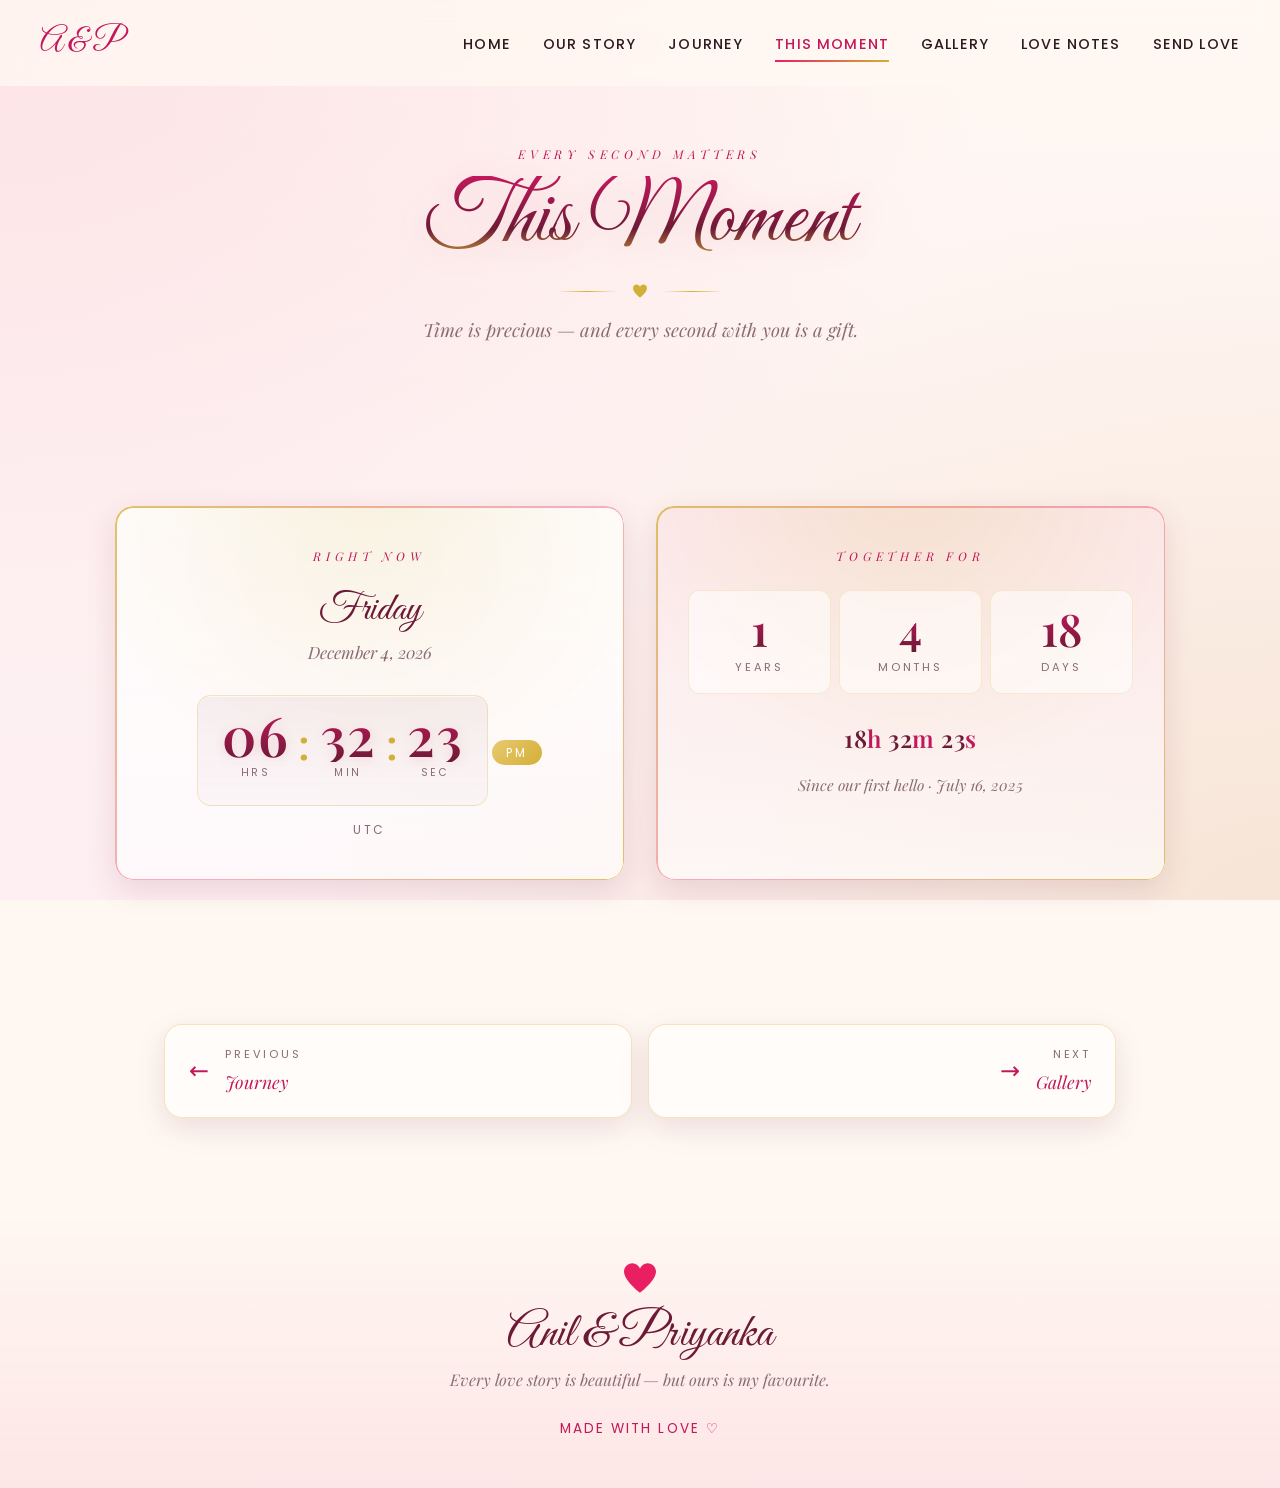
<file: moment.html>
<!DOCTYPE html>
<html lang="en">
<head>
  <meta charset="UTF-8" />
  <meta name="viewport" content="width=device-width, initial-scale=1.0" />
  <title>This Moment &mdash; Anil &amp; Priyanka</title>
  <meta name="description" content="Every second with you is precious." />

  <link rel="preconnect" href="https://fonts.googleapis.com" />
  <link rel="preconnect" href="https://fonts.gstatic.com" crossorigin />
  <link
    href="https://fonts.googleapis.com/css2?family=Great+Vibes&family=Playfair+Display:ital,wght@0,400;0,600;1,400&family=Poppins:wght@300;400;500;600&display=swap"
    rel="stylesheet"
  />

  <link rel="stylesheet" href="styles.css" />
</head>
<body>
  <div class="hearts-container" aria-hidden="true"></div>
  <div id="nav-placeholder"></div>

  <main>
    <header class="page-hero">
      <p class="page-hero-eyebrow reveal">Every second matters</p>
      <h1 class="page-hero-title reveal">This Moment</h1>
      <div class="ornament reveal"><span></span><svg viewBox="0 0 32 29.6"><path d="M23.6,0c-3.4,0-6.3,2.2-7.6,5.3C14.7,2.2,11.8,0,8.4,0C3.8,0,0,3.8,0,8.4c0,9.4,16,21.2,16,21.2s16-11.8,16-21.2C32,3.8,28.2,0,23.6,0z"/></svg><span></span></div>
      <p class="page-hero-subtitle reveal">Time is precious &mdash; and every second with you is a gift.</p>
    </header>

    <section id="moment" class="section moment-section">
      <div class="moment-grid">
        <!-- Current date & time -->
        <article class="moment-card reveal">
          <p class="moment-label">Right Now</p>
          <p class="moment-day" id="clockDay">&mdash;</p>
          <p class="moment-date" id="clockDate">&mdash;</p>

          <div class="clock" aria-live="off">
            <span class="clock-part">
              <span class="clock-digits" id="clockHours">00</span>
              <span class="clock-tag">hrs</span>
            </span>
            <span class="clock-sep">:</span>
            <span class="clock-part">
              <span class="clock-digits" id="clockMinutes">00</span>
              <span class="clock-tag">min</span>
            </span>
            <span class="clock-sep clock-sep-blink">:</span>
            <span class="clock-part">
              <span class="clock-digits clock-seconds" id="clockSeconds">00</span>
              <span class="clock-tag">sec</span>
            </span>
          </div>

          <p class="moment-meridian" id="clockMeridian">AM</p>
          <p class="moment-tz" id="clockZone">&mdash;</p>
        </article>

        <!-- Together For -->
        <article class="moment-card moment-card-alt reveal">
          <p class="moment-label">Together For</p>
          <div class="together-grid">
            <div class="together-unit">
              <span class="together-num" id="togetherYears">0</span>
              <span class="together-word">Years</span>
            </div>
            <div class="together-unit">
              <span class="together-num" id="togetherMonths">0</span>
              <span class="together-word">Months</span>
            </div>
            <div class="together-unit">
              <span class="together-num" id="togetherDays">0</span>
              <span class="together-word">Days</span>
            </div>
          </div>
          <div class="together-time">
            <span id="togetherHours">00</span>h
            <span id="togetherMinutes">00</span>m
            <span id="togetherSeconds" class="clock-seconds">00</span>s
          </div>
          <p class="together-since" id="togetherSince">Since our first hello</p>
        </article>
      </div>
    </section>

    <div id="page-nav-placeholder"></div>
  </main>

  <div id="footer-placeholder"></div>
  <script src="script.js"></script>
</body>
</html>
</file>
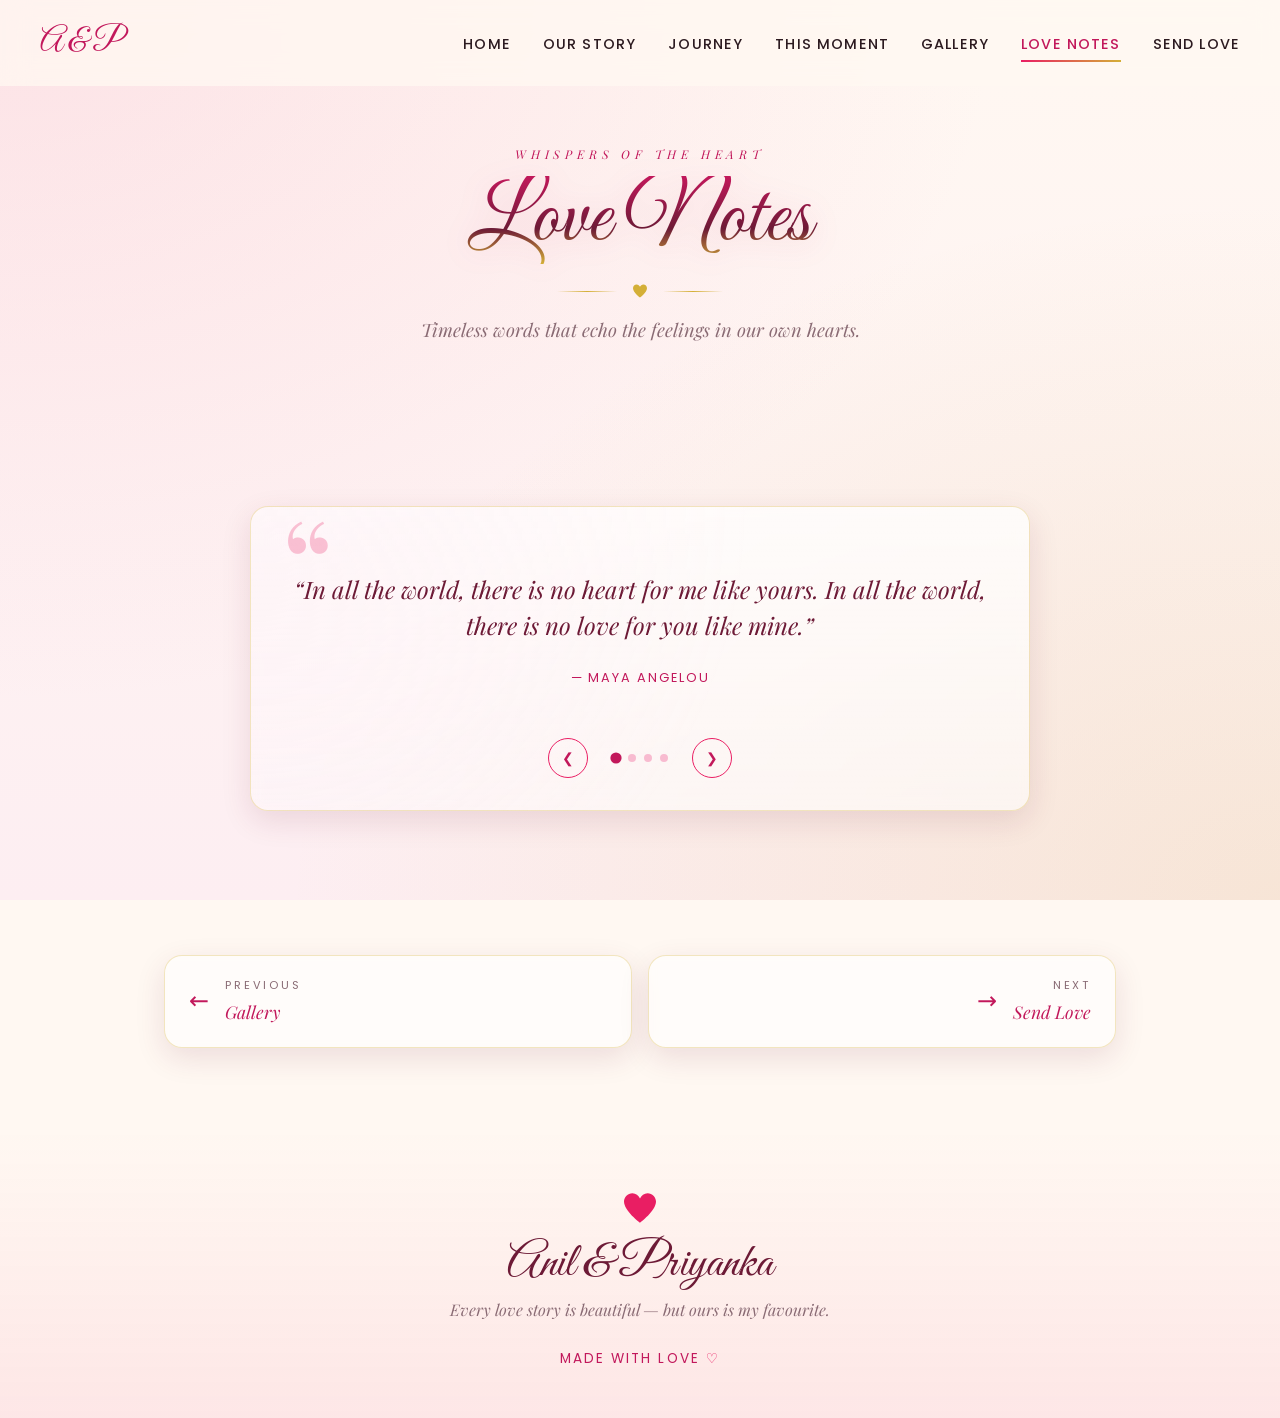
<file: notes.html>
<!DOCTYPE html>
<html lang="en">
<head>
  <meta charset="UTF-8" />
  <meta name="viewport" content="width=device-width, initial-scale=1.0" />
  <title>Love Notes &mdash; Anil &amp; Priyanka</title>
  <meta name="description" content="Whispers of the heart &mdash; timeless words of love." />

  <link rel="preconnect" href="https://fonts.googleapis.com" />
  <link rel="preconnect" href="https://fonts.gstatic.com" crossorigin />
  <link
    href="https://fonts.googleapis.com/css2?family=Great+Vibes&family=Playfair+Display:ital,wght@0,400;0,600;1,400&family=Poppins:wght@300;400;500;600&display=swap"
    rel="stylesheet"
  />

  <link rel="stylesheet" href="styles.css" />
</head>
<body>
  <div class="hearts-container" aria-hidden="true"></div>
  <div id="nav-placeholder"></div>

  <main>
    <header class="page-hero">
      <p class="page-hero-eyebrow reveal">Whispers of the heart</p>
      <h1 class="page-hero-title reveal">Love Notes</h1>
      <div class="ornament reveal"><span></span><svg viewBox="0 0 32 29.6"><path d="M23.6,0c-3.4,0-6.3,2.2-7.6,5.3C14.7,2.2,11.8,0,8.4,0C3.8,0,0,3.8,0,8.4c0,9.4,16,21.2,16,21.2s16-11.8,16-21.2C32,3.8,28.2,0,23.6,0z"/></svg><span></span></div>
      <p class="page-hero-subtitle reveal">Timeless words that echo the feelings in our own hearts.</p>
    </header>

    <section id="quotes" class="section quotes-section">
      <div class="quote-carousel reveal">
        <blockquote class="quote active">
          <p>&ldquo;In all the world, there is no heart for me like yours. In all the world, there is no love for you like mine.&rdquo;</p>
          <cite>&mdash; Maya Angelou</cite>
        </blockquote>
        <blockquote class="quote">
          <p>&ldquo;You are, and always have been, my dream.&rdquo;</p>
          <cite>&mdash; Nicholas Sparks</cite>
        </blockquote>
        <blockquote class="quote">
          <p>&ldquo;I love you not only for what you are, but for what I am when I am with you.&rdquo;</p>
          <cite>&mdash; Elizabeth Barrett Browning</cite>
        </blockquote>
        <blockquote class="quote">
          <p>&ldquo;Whatever our souls are made of, his and mine are the same.&rdquo;</p>
          <cite>&mdash; Emily Bront&euml;</cite>
        </blockquote>

        <div class="quote-controls">
          <button class="quote-btn prev" aria-label="Previous quote">&#10094;</button>
          <div class="quote-dots" role="tablist"></div>
          <button class="quote-btn next" aria-label="Next quote">&#10095;</button>
        </div>
      </div>
    </section>

    <div id="page-nav-placeholder"></div>
  </main>

  <div id="footer-placeholder"></div>
  <script src="script.js"></script>
</body>
</html>
</file>
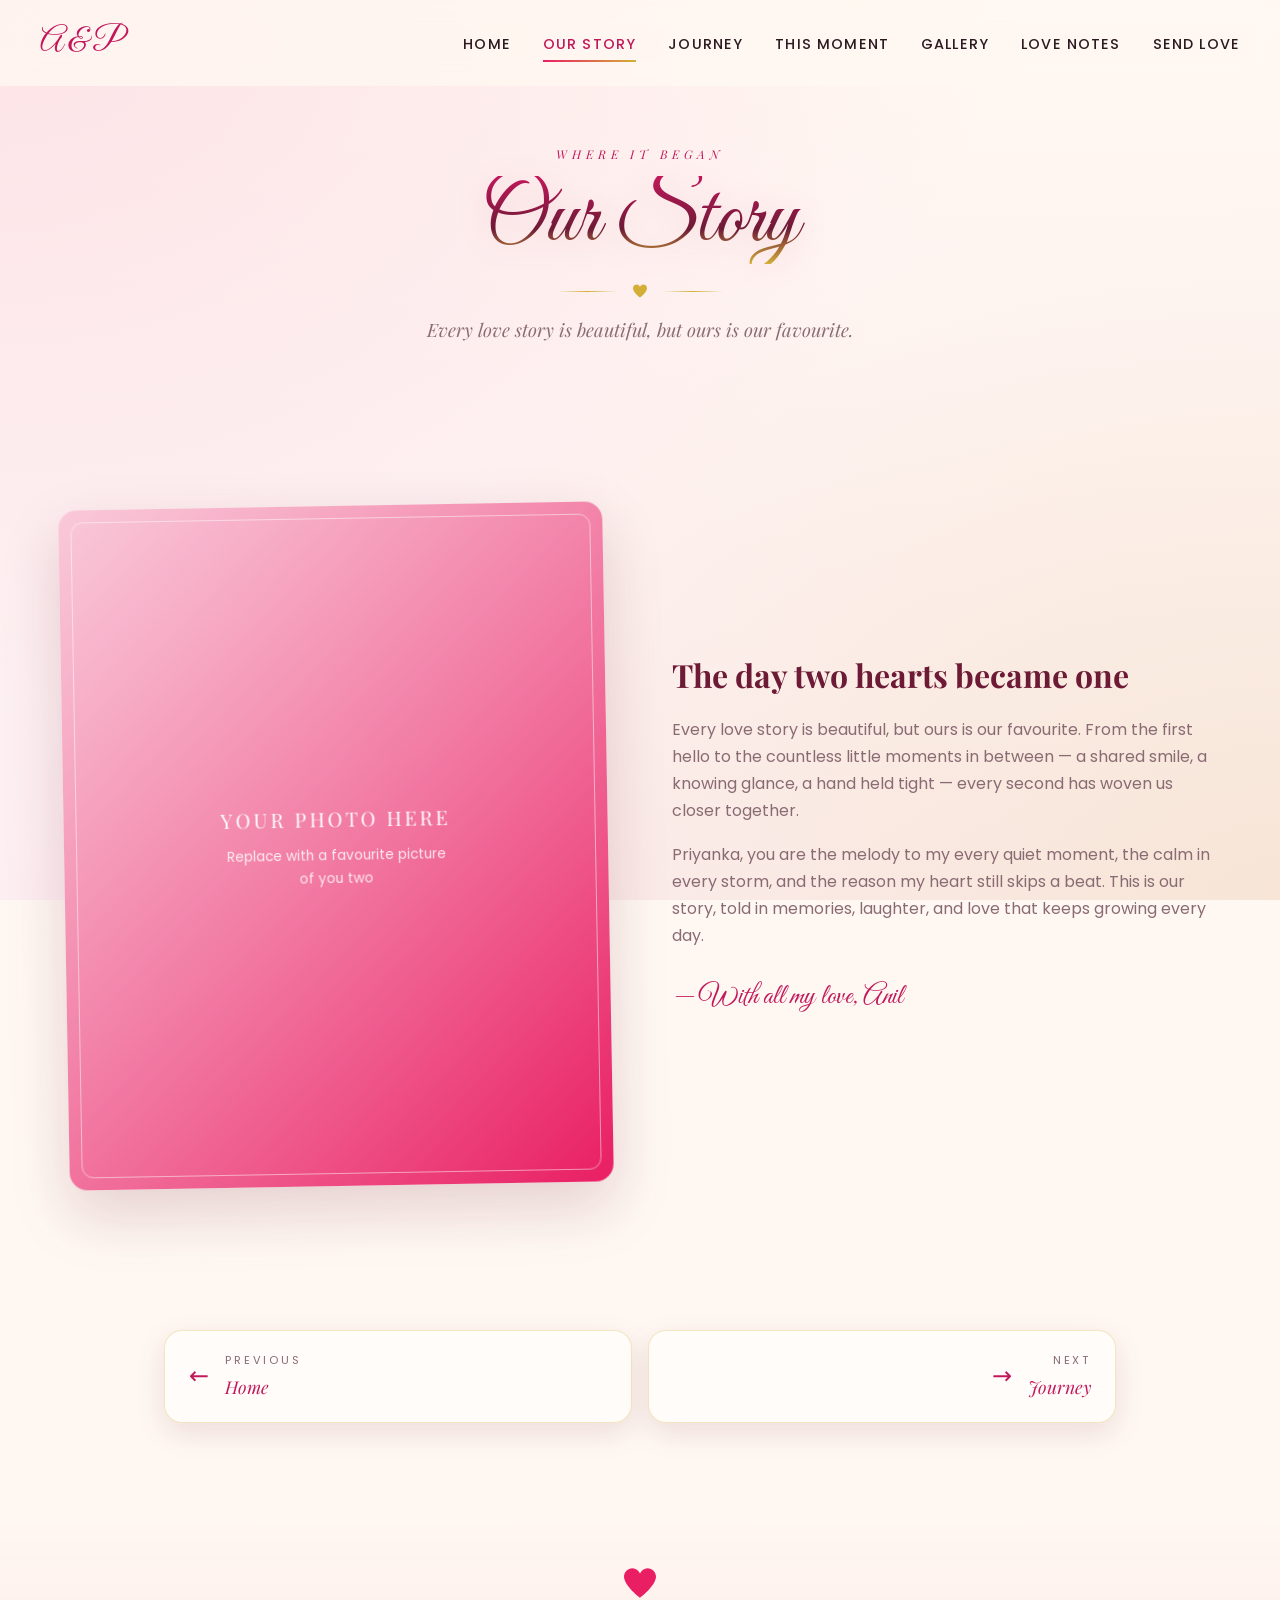
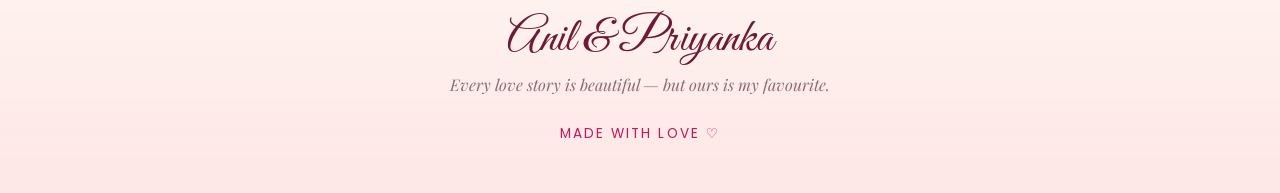
<file: story.html>
<!DOCTYPE html>
<html lang="en">
<head>
  <meta charset="UTF-8" />
  <meta name="viewport" content="width=device-width, initial-scale=1.0" />
  <title>Our Story &mdash; Anil &amp; Priyanka</title>
  <meta name="description" content="The love story of Anil and Priyanka." />

  <link rel="preconnect" href="https://fonts.googleapis.com" />
  <link rel="preconnect" href="https://fonts.gstatic.com" crossorigin />
  <link
    href="https://fonts.googleapis.com/css2?family=Great+Vibes&family=Playfair+Display:ital,wght@0,400;0,600;1,400&family=Poppins:wght@300;400;500;600&display=swap"
    rel="stylesheet"
  />

  <link rel="stylesheet" href="styles.css" />
</head>
<body>
  <div class="hearts-container" aria-hidden="true"></div>
  <div id="nav-placeholder"></div>

  <main>
    <!-- PAGE HERO -->
    <header class="page-hero">
      <p class="page-hero-eyebrow reveal">Where it began</p>
      <h1 class="page-hero-title reveal">Our Story</h1>
      <div class="ornament reveal"><span></span><svg viewBox="0 0 32 29.6"><path d="M23.6,0c-3.4,0-6.3,2.2-7.6,5.3C14.7,2.2,11.8,0,8.4,0C3.8,0,0,3.8,0,8.4c0,9.4,16,21.2,16,21.2s16-11.8,16-21.2C32,3.8,28.2,0,23.6,0z"/></svg><span></span></div>
      <p class="page-hero-subtitle reveal">Every love story is beautiful, but ours is our favourite.</p>
    </header>

    <!-- STORY -->
    <section id="story" class="section story">
      <div class="story-grid">
        <div class="story-image reveal">
          <div class="story-image-inner">
            <div class="story-photo-placeholder">
              <span>Your Photo Here</span>
              <small>Replace with a favourite picture of you two</small>
            </div>
          </div>
        </div>
        <div class="story-text reveal">
          <h3>The day two hearts became one</h3>
          <p>
            Every love story is beautiful, but ours is our favourite. From the
            first hello to the countless little moments in between &mdash; a shared
            smile, a knowing glance, a hand held tight &mdash; every second has
            woven us closer together.
          </p>
          <p>
            Priyanka, you are the melody to my every quiet moment, the calm in
            every storm, and the reason my heart still skips a beat. This is our
            story, told in memories, laughter, and love that keeps growing every
            day.
          </p>
          <p class="signature">&mdash; With all my love, Anil</p>
        </div>
      </div>
    </section>

    <!-- Prev / next navigation -->
    <div id="page-nav-placeholder"></div>
  </main>

  <div id="footer-placeholder"></div>
  <script src="script.js"></script>
</body>
</html>
</file>
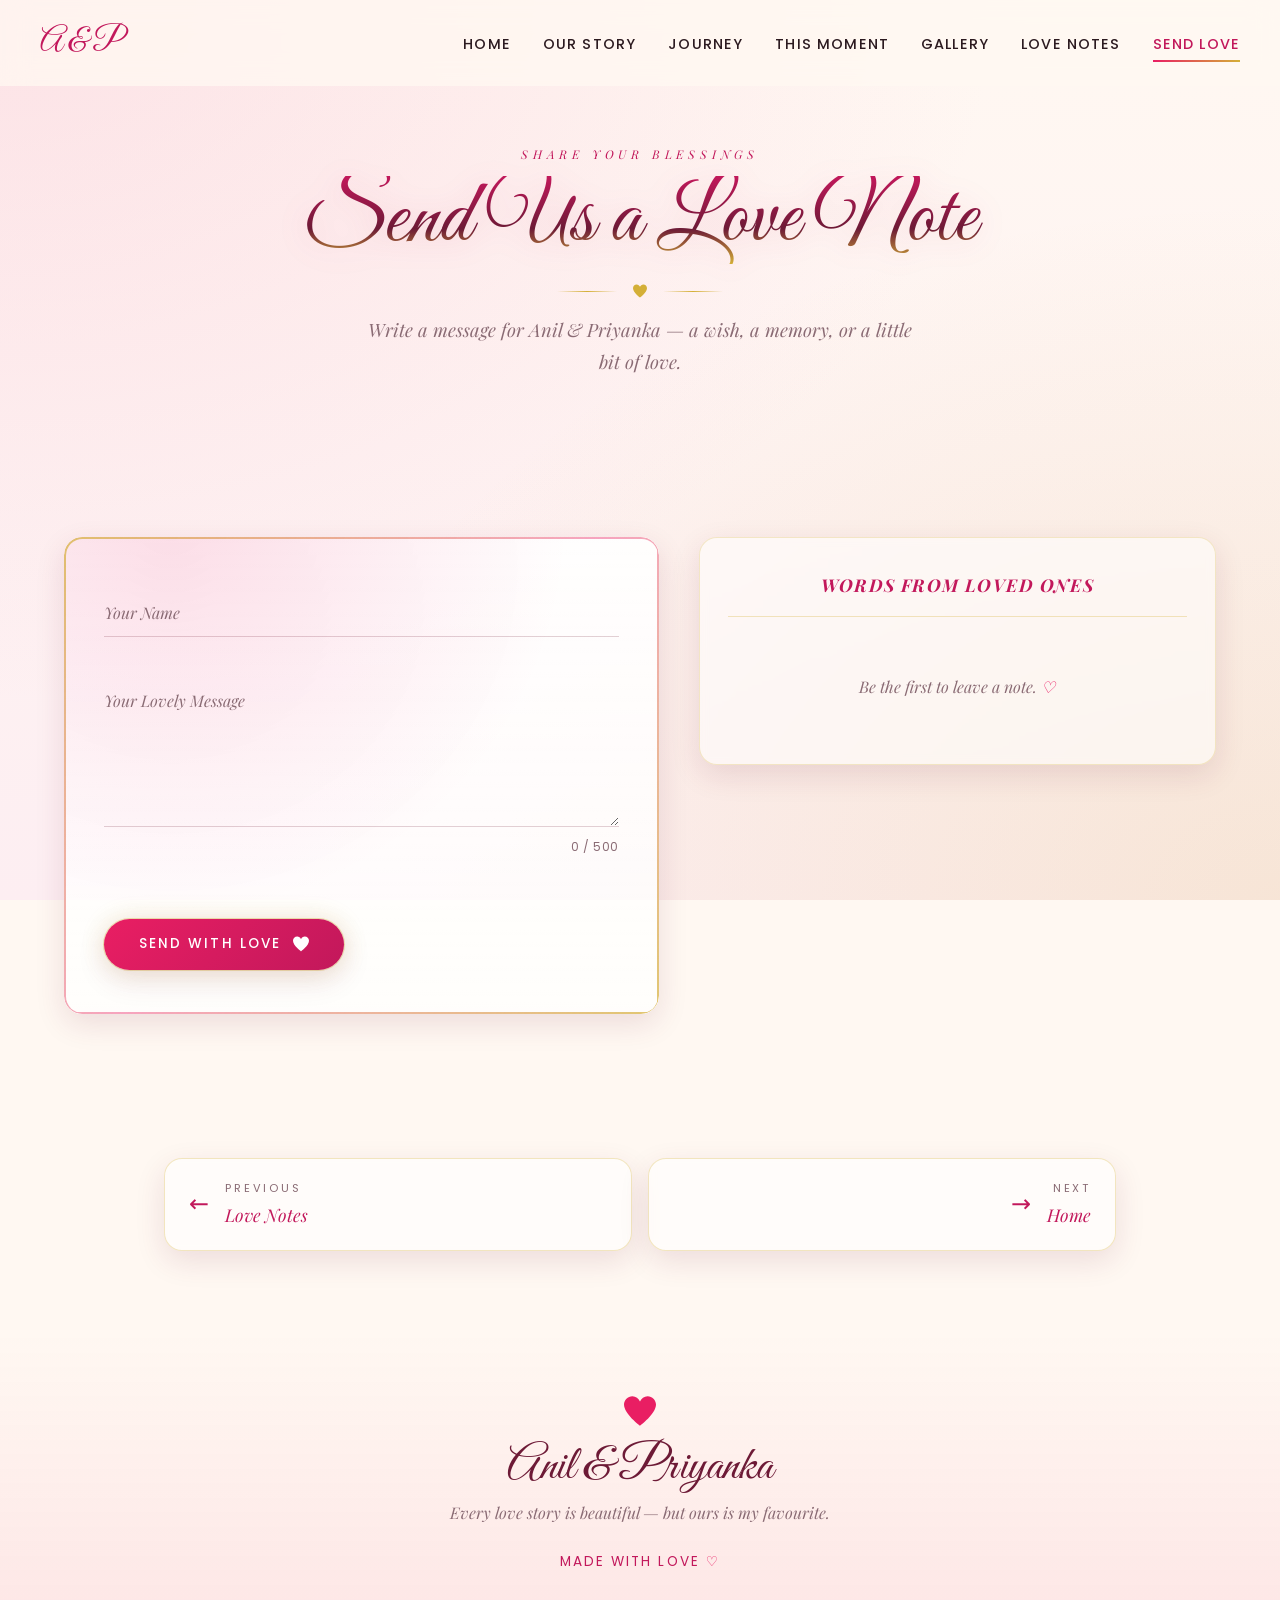
<file: wishes.html>
<!DOCTYPE html>
<html lang="en">
<head>
  <meta charset="UTF-8" />
  <meta name="viewport" content="width=device-width, initial-scale=1.0" />
  <title>Send Us Love &mdash; Anil &amp; Priyanka</title>
  <meta name="description" content="Leave a wish or a lovely message for Anil and Priyanka." />

  <link rel="preconnect" href="https://fonts.googleapis.com" />
  <link rel="preconnect" href="https://fonts.gstatic.com" crossorigin />
  <link
    href="https://fonts.googleapis.com/css2?family=Great+Vibes&family=Playfair+Display:ital,wght@0,400;0,600;1,400&family=Poppins:wght@300;400;500;600&display=swap"
    rel="stylesheet"
  />

  <link rel="stylesheet" href="styles.css" />
</head>
<body>
  <div class="hearts-container" aria-hidden="true"></div>
  <div id="nav-placeholder"></div>

  <main>
    <header class="page-hero">
      <p class="page-hero-eyebrow reveal">Share your blessings</p>
      <h1 class="page-hero-title reveal">Send Us a Love Note</h1>
      <div class="ornament reveal"><span></span><svg viewBox="0 0 32 29.6"><path d="M23.6,0c-3.4,0-6.3,2.2-7.6,5.3C14.7,2.2,11.8,0,8.4,0C3.8,0,0,3.8,0,8.4c0,9.4,16,21.2,16,21.2s16-11.8,16-21.2C32,3.8,28.2,0,23.6,0z"/></svg><span></span></div>
      <p class="page-hero-subtitle reveal">Write a message for Anil &amp; Priyanka &mdash; a wish, a memory, or a little bit of love.</p>
    </header>

    <section id="wishes" class="section wishes-section">
      <div class="wishes-grid">
        <!-- FORM CARD -->
        <div class="wish-card reveal">
          <form id="wishForm" class="wish-form" novalidate>
            <div class="wish-heart-burst" aria-hidden="true"></div>

            <div class="form-field">
              <input type="text" id="wishName" name="name" required maxlength="60" autocomplete="name" placeholder=" " />
              <label for="wishName">Your Name</label>
              <span class="field-line"></span>
            </div>

            <div class="form-field">
              <textarea id="wishMessage" name="message" required maxlength="500" rows="5" placeholder=" "></textarea>
              <label for="wishMessage">Your Lovely Message</label>
              <span class="field-line"></span>
              <span class="char-count"><span id="wishCount">0</span> / 500</span>
            </div>

            <div class="form-error" id="wishError" role="alert"></div>

            <button type="submit" class="wish-submit">
              <span class="btn-label">Send with Love</span>
              <svg class="btn-heart" viewBox="0 0 32 29.6" aria-hidden="true">
                <path d="M23.6,0c-3.4,0-6.3,2.2-7.6,5.3C14.7,2.2,11.8,0,8.4,0C3.8,0,0,3.8,0,8.4c0,9.4,16,21.2,16,21.2s16-11.8,16-21.2C32,3.8,28.2,0,23.6,0z"/>
              </svg>
            </button>

            <!-- Success overlay -->
            <div class="wish-success" id="wishSuccess" aria-hidden="true">
              <div class="success-heart">
                <svg viewBox="0 0 32 29.6"><path d="M23.6,0c-3.4,0-6.3,2.2-7.6,5.3C14.7,2.2,11.8,0,8.4,0C3.8,0,0,3.8,0,8.4c0,9.4,16,21.2,16,21.2s16-11.8,16-21.2C32,3.8,28.2,0,23.6,0z"/></svg>
              </div>
              <h3>Thank you, <span id="successName">friend</span>!</h3>
              <p>Your love has been delivered <br /> to Anil &amp; Priyanka.</p>
              <button type="button" class="wish-again">Write another</button>
            </div>
          </form>
        </div>

        <!-- GUESTBOOK -->
        <aside class="guestbook reveal">
          <h3 class="guestbook-title">Words from loved ones</h3>
          <div id="guestbookList" class="guestbook-list">
            <p class="guestbook-empty">Be the first to leave a note. <span aria-hidden="true">&#9825;</span></p>
          </div>
        </aside>
      </div>
    </section>

    <div id="page-nav-placeholder"></div>
  </main>

  <div id="footer-placeholder"></div>
  <script src="script.js"></script>
</body>
</html>
</file>
<file: styles.css>
/* =========================================================
   Anil & Priyanka — Romantic Website
   Palette: blush, rose, burgundy, gold, cream
   ========================================================= */

:root {
  --cream: #fff8f2;
  --blush: #fce4ec;
  --blush-2: #f8bbd0;
  --rose: #e91e63;
  --rose-deep: #c2185b;
  --burgundy: #6d1a36;
  --gold: #d4af37;
  --gold-soft: #e8c96f;
  --ink: #2c1a20;
  --muted: #8a6b74;

  --font-script: "Great Vibes", cursive;
  --font-serif: "Playfair Display", serif;
  --font-sans: "Poppins", system-ui, -apple-system, sans-serif;

  --shadow-soft: 0 10px 30px rgba(109, 26, 54, 0.12);
  --shadow-deep: 0 25px 60px rgba(109, 26, 54, 0.18);
  --radius: 18px;
  --transition: 0.4s cubic-bezier(0.2, 0.7, 0.2, 1);
}

* { box-sizing: border-box; margin: 0; padding: 0; }

html { scroll-behavior: smooth; }

body {
  font-family: var(--font-sans);
  background: var(--cream);
  color: var(--ink);
  line-height: 1.7;
  overflow-x: hidden;
  position: relative;
  min-height: 100vh;
}

/* Subtle background gradient */
body::before {
  content: "";
  position: fixed;
  inset: 0;
  z-index: -2;
  background:
    radial-gradient(ellipse at top left, rgba(248, 187, 208, 0.35), transparent 55%),
    radial-gradient(ellipse at bottom right, rgba(212, 175, 55, 0.15), transparent 55%),
    linear-gradient(180deg, #fff8f2 0%, #fdeef2 100%);
}

a { color: inherit; text-decoration: none; }
img { max-width: 100%; display: block; }

/* =========================================================
   Floating hearts
   ========================================================= */
.hearts-container {
  position: fixed;
  inset: 0;
  pointer-events: none;
  overflow: hidden;
  z-index: -1;
}
.floating-heart {
  position: absolute;
  bottom: -40px;
  width: 22px;
  height: 22px;
  color: var(--rose);
  opacity: 0;
  animation: rise linear forwards;
}
.floating-heart svg { width: 100%; height: 100%; fill: currentColor; }

@keyframes rise {
  0%   { transform: translateY(0) rotate(0);   opacity: 0; }
  10%  { opacity: 0.55; }
  90%  { opacity: 0.35; }
  100% { transform: translateY(-110vh) rotate(360deg); opacity: 0; }
}

/* =========================================================
   Navigation
   ========================================================= */
.navbar {
  position: fixed;
  top: 0; left: 0; right: 0;
  z-index: 100;
  display: flex;
  align-items: center;
  justify-content: space-between;
  padding: 1rem 2.5rem;
  background: rgba(255, 248, 242, 0.75);
  backdrop-filter: blur(14px);
  -webkit-backdrop-filter: blur(14px);
  transition: background var(--transition), padding var(--transition), box-shadow var(--transition);
}
.navbar.scrolled {
  padding: 0.6rem 2.5rem;
  background: rgba(255, 248, 242, 0.92);
  box-shadow: 0 5px 20px rgba(109, 26, 54, 0.08);
}
.nav-logo {
  font-family: var(--font-script);
  font-size: 2rem;
  color: var(--rose-deep);
}
.nav-links {
  list-style: none;
  display: flex;
  gap: 2rem;
}
.nav-links a {
  font-size: 0.9rem;
  letter-spacing: 0.08em;
  text-transform: uppercase;
  font-weight: 500;
  position: relative;
  padding: 0.25rem 0;
  color: var(--ink);
  transition: color var(--transition);
}
.nav-links a::after {
  content: "";
  position: absolute;
  left: 50%;
  bottom: -4px;
  width: 0;
  height: 2px;
  background: var(--rose);
  transition: width var(--transition), left var(--transition);
}
.nav-links a:hover { color: var(--rose-deep); }
.nav-links a:hover::after { width: 100%; left: 0; }

/* Active page state */
.nav-links a.active { color: var(--rose-deep); }
.nav-links a.active::after { width: 100%; left: 0; background: linear-gradient(90deg, var(--rose), var(--gold)); }

.nav-toggle {
  display: none;
  flex-direction: column;
  gap: 5px;
  background: transparent;
  border: 0;
  cursor: pointer;
  padding: 6px;
}
.nav-toggle span {
  width: 26px;
  height: 2px;
  background: var(--burgundy);
  transition: transform var(--transition), opacity var(--transition);
}
.nav-toggle.open span:nth-child(1) { transform: translateY(7px) rotate(45deg); }
.nav-toggle.open span:nth-child(2) { opacity: 0; }
.nav-toggle.open span:nth-child(3) { transform: translateY(-7px) rotate(-45deg); }

/* =========================================================
   Hero Slideshow — auto-swap photo carousel
   ========================================================= */
.hero-slideshow {
  position: relative;
  width: 100%;
  height: 100vh;
  height: 100dvh;   /* newer browsers: accounts for mobile URL bar */
  min-height: 500px;
  overflow: hidden;
  background: #1a0a10;   /* dark fallback while first image loads */
  margin-top: 0;
}

.slideshow-track {
  position: absolute;
  inset: 0;
}

.slide {
  position: absolute;
  inset: 0;
  background-size: cover;
  background-position: center;
  background-repeat: no-repeat;
  opacity: 0;
  transition: opacity 1.4s ease-in-out;
  transform: scale(1.02);
  will-change: opacity, transform;
}
.slide.is-active {
  opacity: 1;
  z-index: 1;
  /* Gentle Ken Burns zoom while displayed (~3s + fade tail) */
  animation: kenBurns 5s ease-out forwards;
}
@keyframes kenBurns {
  from { transform: scale(1.02); }
  to   { transform: scale(1.09); }
}

/* Transparent overlay — no tint, photos show natural colours */
.slideshow-track::after {
  content: "";
  position: absolute;
  inset: 0;
  z-index: 2;
  pointer-events: none;
  background: transparent;
}

/* Overlay text (eyebrow + heart) */
.slideshow-overlay {
  position: absolute;
  inset: 0;
  z-index: 3;
  display: flex;
  flex-direction: column;
  align-items: center;
  justify-content: center;
  gap: 1rem;
  padding: 2rem;
  pointer-events: none;
  text-align: center;
}
.slideshow-eyebrow {
  font-family: var(--font-serif);
  font-style: italic;
  color: #ffe9c4;
  letter-spacing: 0.5em;
  text-transform: uppercase;
  font-size: clamp(0.75rem, 1.6vw, 1rem);
  margin: 0;
  /* Layered shadows so text reads on any background (bright sky, dark clothing, etc.) */
  text-shadow:
    0 0 10px rgba(0, 0, 0, 0.6),
    0 2px 14px rgba(0, 0, 0, 0.85);
  padding-left: 0.5em;
}
.slideshow-heart {
  width: 36px;
  height: 36px;
  color: #fff;
  animation: heartbeat 1.7s ease-in-out infinite;
  filter:
    drop-shadow(0 0 6px rgba(0, 0, 0, 0.45))
    drop-shadow(0 4px 12px rgba(233, 30, 99, 0.6));
}
.slideshow-heart svg { width: 100%; height: 100%; fill: currentColor; }

/* Navigation dots (elegant thin bars) */
.slideshow-dots {
  position: absolute;
  bottom: 1.5rem;
  left: 50%;
  transform: translateX(-50%);
  display: flex;
  gap: 0.5rem;
  z-index: 4;
  padding: 0.5rem 0.85rem;
  background: rgba(0, 0, 0, 0.2);
  border-radius: 999px;
  backdrop-filter: blur(6px);
  -webkit-backdrop-filter: blur(6px);
}
.slideshow-dot {
  width: 22px;
  height: 3px;
  background: rgba(255, 255, 255, 0.45);
  border: 0;
  border-radius: 2px;
  padding: 0;
  cursor: pointer;
  transition: background 0.35s ease, width 0.35s ease;
}
.slideshow-dot:hover { background: rgba(255, 255, 255, 0.75); }
.slideshow-dot.is-active {
  background: linear-gradient(90deg, #ffd76b, #e91e63);
  width: 40px;
}

@media (max-width: 640px) {
  .hero-slideshow { height: 100vh; height: 100dvh; min-height: 480px; }
  .slideshow-dot { width: 18px; }
  .slideshow-dot.is-active { width: 32px; }
  .slideshow-heart { width: 30px; height: 30px; }
}

@media (prefers-reduced-motion: reduce) {
  .slide.is-active { animation: none; }
  .slide { transition: opacity 0.3s ease; }
}

/* =========================================================
   Hero — Glorious edition
   ========================================================= */
.hero {
  min-height: 100vh;
  display: flex;
  align-items: center;
  justify-content: center;
  text-align: center;
  padding: clamp(5rem, 12vw, 6rem) clamp(1rem, 4vw, 1.5rem) 4rem;
  position: relative;
  overflow: hidden;
}
.hero-content {
  max-width: 1000px;
  width: 100%;
  position: relative;
  z-index: 2;
}

/* Radiant golden aura behind the names */
.hero-aura {
  position: absolute;
  top: 50%;
  left: 50%;
  width: min(900px, 130vw);
  height: min(900px, 130vw);
  transform: translate(-50%, -55%);
  background:
    radial-gradient(circle at center,
      rgba(255, 215, 130, 0.35) 0%,
      rgba(233, 30, 99, 0.15) 25%,
      rgba(233, 30, 99, 0.05) 45%,
      transparent 65%);
  filter: blur(10px);
  pointer-events: none;
  z-index: 1;
  animation: auraPulse 6s ease-in-out infinite;
}
@keyframes auraPulse {
  0%, 100% { transform: translate(-50%, -55%) scale(1);    opacity: 0.9; }
  50%      { transform: translate(-50%, -55%) scale(1.08); opacity: 1;   }
}

/* Sparkle field (JS injects .sparkle elements into this) */
.hero-sparkles {
  position: absolute;
  inset: 0;
  pointer-events: none;
  z-index: 1;
}
.sparkle {
  position: absolute;
  width: 8px;
  height: 8px;
  opacity: 0;
  color: var(--gold);
  animation: sparkleFade 2.4s ease-in-out forwards;
}
.sparkle svg { width: 100%; height: 100%; fill: currentColor; }
@keyframes sparkleFade {
  0%   { transform: scale(0)   rotate(0deg);   opacity: 0; }
  40%  { transform: scale(1.2) rotate(90deg);  opacity: 1; }
  100% { transform: scale(0.4) rotate(180deg); opacity: 0; }
}

/* Eyebrow with side lines — feels regal */
.hero-eyebrow {
  font-family: var(--font-serif);
  font-style: italic;
  letter-spacing: clamp(0.25em, 1.5vw, 0.5em);
  text-transform: uppercase;
  color: var(--rose-deep);
  font-size: clamp(0.7rem, 1.8vw, 0.85rem);
  margin-bottom: clamp(1.25rem, 3vw, 2rem);
  display: inline-flex;
  align-items: center;
  gap: clamp(0.5rem, 2vw, 1rem);
  max-width: 100%;
  flex-wrap: wrap;
  justify-content: center;
  opacity: 0;
  animation: fadeInUp 1s 0.2s ease forwards;
}
.eyebrow-line {
  width: clamp(30px, 8vw, 60px);
  height: 1px;
  background: linear-gradient(90deg, transparent, var(--gold), transparent);
}

/* Ornate frame around the names */
.hero-names-wrap {
  position: relative;
  display: inline-block;
  padding: clamp(0.75rem, 3vw, 1.5rem) clamp(0.5rem, 3vw, 2rem);
  max-width: 100%;
}
.flourish {
  color: var(--gold);
  width: 80%;
  max-width: 460px;
  height: clamp(14px, 2.5vw, 20px);
  margin: 0 auto;
  opacity: 0;
  animation: fadeInScale 1.2s 0.5s ease forwards;
  filter: drop-shadow(0 2px 6px rgba(212, 175, 55, 0.5));
}
.flourish svg { width: 100%; height: 100%; }
.flourish-top    { margin-bottom: 0.5rem; }
.flourish-bottom { margin-top: 0.5rem; transform: scaleY(-1); }

/* THE NAMES */
.hero-names {
  font-family: var(--font-script);
  font-weight: 400;
  /* Fluid scaling: tiny phones get ~2.75rem, huge screens cap at 10rem */
  font-size: clamp(2.75rem, 14vw, 10rem);
  line-height: 1;
  display: flex;
  gap: clamp(0.15rem, 1vw, 0.35rem);
  align-items: center;
  justify-content: center;
  flex-wrap: wrap;
  max-width: 100%;
  word-break: break-word;
}

.hero-names .name {
  position: relative;
  display: inline-block;

  /* Rich burgundy → rose → gold gradient with animated shimmer sweep */
  background: linear-gradient(
    100deg,
    #6d1a36 0%,
    #c2185b 25%,
    #ffd76b 45%,
    #fff4c4 50%,
    #ffd76b 55%,
    #c2185b 75%,
    #6d1a36 100%
  );
  background-size: 250% 100%;
  background-position: 100% 0;
  -webkit-background-clip: text;
  background-clip: text;
  color: transparent;

  /* Multi-layer glow for a "lit from within" feel */
  filter:
    drop-shadow(0 2px 0 rgba(255, 245, 200, 0.35))
    drop-shadow(0 4px 25px rgba(233, 30, 99, 0.35))
    drop-shadow(0 0 40px rgba(212, 175, 55, 0.35));

  opacity: 0;
  animation:
    nameReveal 1.4s cubic-bezier(0.2, 0.8, 0.2, 1) 0.7s forwards,
    shimmerSweep 6s ease-in-out 2s infinite;
}

.hero-names .name:nth-of-type(2) {
  animation:
    nameReveal 1.4s cubic-bezier(0.2, 0.8, 0.2, 1) 1.1s forwards,
    shimmerSweep 6s ease-in-out 2.4s infinite;
}

@keyframes nameReveal {
  0%   { opacity: 0; transform: translateY(30px) scale(0.9); letter-spacing: 0.2em; filter: blur(6px) drop-shadow(0 0 40px rgba(212,175,55,0.35)); }
  60%  { opacity: 1; }
  100% { opacity: 1; transform: translateY(0) scale(1);      letter-spacing: 0;      filter:
    drop-shadow(0 2px 0 rgba(255, 245, 200, 0.35))
    drop-shadow(0 4px 25px rgba(233, 30, 99, 0.35))
    drop-shadow(0 0 40px rgba(212, 175, 55, 0.35)); }
}

@keyframes shimmerSweep {
  0%   { background-position: 100% 0; }
  50%  { background-position: 0    0; }
  100% { background-position: -100% 0; }
}

/* The GOLD AMPERSAND — rotating, pulsing, radiant */
.hero-names .amp {
  display: inline-flex;
  align-items: center;
  justify-content: center;
  width: 0.85em;
  height: 0.85em;
  padding: 0;
  color: var(--gold);
  filter:
    drop-shadow(0 0 12px rgba(212, 175, 55, 0.7))
    drop-shadow(0 0 30px rgba(255, 215, 130, 0.4));
  animation: ampFloat 4s ease-in-out infinite, ampReveal 1s 0.9s ease both;
  transform-origin: center;
}
.hero-names .amp svg { width: 100%; height: 100%; overflow: visible; }
.hero-names .amp text {
  fill: url(#dummy); /* fallback if gradient defined; else currentColor */
  fill: currentColor;
}

@keyframes ampFloat {
  0%, 100% { transform: rotate(-4deg) scale(1);    }
  50%      { transform: rotate( 4deg) scale(1.08); }
}
@keyframes ampReveal {
  from { opacity: 0; transform: scale(0.4) rotate(-40deg); }
  to   { opacity: 1; transform: scale(1)   rotate(-4deg);  }
}

/* Visually hidden but accessible for screen readers */
.visually-hidden {
  position: absolute;
  width: 1px; height: 1px;
  padding: 0; margin: -1px;
  overflow: hidden;
  clip: rect(0 0 0 0);
  white-space: nowrap;
  border: 0;
}

.hero-tagline {
  font-family: var(--font-serif);
  font-style: italic;
  color: var(--muted);
  font-size: clamp(1rem, 2vw, 1.35rem);
  margin: 2rem auto;
  max-width: 500px;
  opacity: 0;
  animation: fadeInUp 1s 1.5s ease forwards;
}

@keyframes fadeInUp {
  from { opacity: 0; transform: translateY(20px); }
  to   { opacity: 1; transform: translateY(0);    }
}
@keyframes fadeInScale {
  from { opacity: 0; transform: scale(0.85); }
  to   { opacity: 1; transform: scale(1);    }
}

.hero-heart {
  width: 42px;
  height: 42px;
  margin: 0 auto 2rem;
  color: var(--rose);
  animation: heartbeat 1.6s ease-in-out infinite, fadeInUp 1s 1.8s ease both;
}
.hero-heart svg { width: 100%; height: 100%; fill: currentColor; filter: drop-shadow(0 4px 10px rgba(233,30,99,0.4)); }

@keyframes heartbeat {
  0%, 100% { transform: scale(1); }
  25%      { transform: scale(1.15); }
  50%      { transform: scale(0.95); }
  75%      { transform: scale(1.1); }
}

.hero-cta {
  display: inline-block;
  padding: 0.9rem 2.4rem;
  background: linear-gradient(135deg, var(--rose), var(--rose-deep));
  color: #fff;
  font-weight: 500;
  letter-spacing: 0.1em;
  text-transform: uppercase;
  font-size: 0.85rem;
  border-radius: 999px;
  box-shadow: var(--shadow-soft), 0 0 0 1px rgba(212, 175, 55, 0.3), 0 0 25px rgba(212, 175, 55, 0.25);
  transition: transform var(--transition), box-shadow var(--transition);
  opacity: 0;
  animation: fadeInUp 1s 2s ease forwards;
  position: relative;
}
.hero-cta::before {
  content: "";
  position: absolute;
  inset: -1px;
  border-radius: 999px;
  padding: 1px;
  background: linear-gradient(135deg, var(--gold), transparent, var(--gold));
  -webkit-mask: linear-gradient(#000 0 0) content-box, linear-gradient(#000 0 0);
  -webkit-mask-composite: xor;
          mask-composite: exclude;
  pointer-events: none;
  opacity: 0.6;
}
.hero-cta:hover {
  transform: translateY(-3px);
  box-shadow: var(--shadow-deep), 0 0 0 1px rgba(212, 175, 55, 0.6), 0 0 40px rgba(212, 175, 55, 0.4);
}

.hero-scroll {
  position: absolute;
  left: 50%;
  bottom: 2rem;
  transform: translateX(-50%);
  width: 22px;
  height: 38px;
  border: 2px solid var(--rose-deep);
  border-radius: 20px;
  opacity: 0.6;
}
.hero-scroll span {
  position: absolute;
  top: 6px;
  left: 50%;
  transform: translateX(-50%);
  width: 4px;
  height: 8px;
  background: var(--rose-deep);
  border-radius: 4px;
  animation: scroll-dot 1.6s ease-in-out infinite;
}
@keyframes scroll-dot {
  0%   { transform: translate(-50%, 0);    opacity: 1; }
  100% { transform: translate(-50%, 14px); opacity: 0; }
}

/* =========================================================
   Section shared
   ========================================================= */
.section {
  padding: 7rem 1.5rem;
  max-width: 1200px;
  margin: 0 auto;
}
.section-header {
  text-align: center;
  margin-bottom: 4rem;
}
.section-eyebrow {
  font-family: var(--font-serif);
  font-style: italic;
  letter-spacing: 0.35em;
  text-transform: uppercase;
  font-size: 0.8rem;
  color: var(--rose-deep);
  margin-bottom: 0.75rem;
}
.section-title {
  font-family: var(--font-script);
  font-weight: 400;
  font-size: clamp(2.75rem, 6vw, 4.5rem);
  color: var(--burgundy);
  line-height: 1;
}
.ornament {
  display: flex;
  align-items: center;
  justify-content: center;
  gap: 1rem;
  margin-top: 1.25rem;
}
.ornament span {
  height: 1px;
  width: 60px;
  background: linear-gradient(90deg, transparent, var(--gold), transparent);
}
.ornament svg {
  width: 14px;
  height: 14px;
  fill: var(--gold);
}

/* Reveal on scroll */
.reveal {
  opacity: 0;
  transform: translateY(30px);
  transition: opacity 0.9s ease, transform 0.9s ease;
}
.reveal.visible {
  opacity: 1;
  transform: translateY(0);
}

/* =========================================================
   Our Story
   ========================================================= */
.story-grid {
  display: grid;
  grid-template-columns: 1fr 1fr;
  gap: 4rem;
  align-items: center;
}
.story-image-inner {
  position: relative;
  border-radius: var(--radius);
  overflow: hidden;
  box-shadow: var(--shadow-deep);
  transform: rotate(-1deg);
  transition: transform var(--transition);
}
.story-image-inner:hover { transform: rotate(0); }
.story-image-inner::before {
  content: "";
  position: absolute;
  inset: 12px;
  border: 1px solid rgba(255,255,255,0.5);
  border-radius: calc(var(--radius) - 6px);
  pointer-events: none;
  z-index: 2;
}
.story-photo-placeholder {
  aspect-ratio: 4 / 5;
  background:
    linear-gradient(135deg, rgba(255,255,255,0.2), rgba(255,255,255,0)),
    linear-gradient(135deg, var(--blush-2), var(--rose));
  display: flex;
  flex-direction: column;
  align-items: center;
  justify-content: center;
  color: #fff;
  text-align: center;
  padding: 2rem;
  font-family: var(--font-serif);
}
.story-photo-placeholder span {
  font-size: 1.25rem;
  letter-spacing: 0.15em;
  text-transform: uppercase;
  margin-bottom: 0.5rem;
}
.story-photo-placeholder small {
  font-family: var(--font-sans);
  opacity: 0.85;
  font-size: 0.85rem;
  max-width: 220px;
}

.story-text h3 {
  font-family: var(--font-serif);
  font-size: clamp(1.5rem, 3vw, 2rem);
  color: var(--burgundy);
  margin-bottom: 1.25rem;
  line-height: 1.3;
}
.story-text p {
  color: var(--muted);
  margin-bottom: 1rem;
}
.story-text .signature {
  font-family: var(--font-script);
  font-size: 1.75rem;
  color: var(--rose-deep);
  margin-top: 1.5rem;
}

/* =========================================================
   Timeline
   ========================================================= */
.timeline-section { background: transparent; }
.timeline {
  list-style: none;
  position: relative;
  max-width: 800px;
  margin: 0 auto;
  padding: 1rem 0;
}
.timeline::before {
  content: "";
  position: absolute;
  left: 50%;
  top: 0; bottom: 0;
  width: 2px;
  background: linear-gradient(180deg, transparent, var(--blush-2), var(--rose), var(--blush-2), transparent);
  transform: translateX(-50%);
}
.timeline-item {
  position: relative;
  width: 50%;
  padding: 1.25rem 2.5rem;
}
.timeline-item:nth-child(odd)  { left: 0; text-align: right; }
.timeline-item:nth-child(even) { left: 50%; text-align: left; }

.timeline-dot {
  position: absolute;
  top: 2rem;
  width: 18px;
  height: 18px;
  border-radius: 50%;
  background: var(--rose);
  border: 3px solid var(--cream);
  box-shadow: 0 0 0 3px var(--rose), 0 0 20px rgba(233,30,99,0.4);
}
.timeline-item:nth-child(odd)  .timeline-dot { right: -9px; }
.timeline-item:nth-child(even) .timeline-dot { left: -9px; }

.timeline-content {
  background: #fff;
  padding: 1.5rem 1.75rem;
  border-radius: var(--radius);
  box-shadow: var(--shadow-soft);
  border: 1px solid rgba(248, 187, 208, 0.6);
  transition: transform var(--transition), box-shadow var(--transition);
}
.timeline-content:hover {
  transform: translateY(-4px);
  box-shadow: var(--shadow-deep);
}
.timeline-date {
  display: inline-block;
  font-family: var(--font-serif);
  font-style: italic;
  color: var(--rose-deep);
  font-size: 0.85rem;
  letter-spacing: 0.15em;
  text-transform: uppercase;
  margin-bottom: 0.5rem;
}
.timeline-content h3 {
  font-family: var(--font-serif);
  color: var(--burgundy);
  font-size: 1.2rem;
  margin-bottom: 0.5rem;
}
.timeline-content p {
  color: var(--muted);
  font-size: 0.95rem;
}

/* =========================================================
   Gallery
   ========================================================= */
.gallery-grid {
  display: grid;
  grid-template-columns: repeat(3, 1fr);
  gap: 1.25rem;
}
.gallery-item {
  position: relative;
  overflow: hidden;
  border-radius: var(--radius);
  box-shadow: var(--shadow-soft);
  aspect-ratio: 4 / 5;   /* uniform portrait tiles — friendly to phone photos */
  cursor: pointer;
}

.gallery-placeholder {
  width: 100%; height: 100%;
  display: flex;
  align-items: center;
  justify-content: center;
  background: linear-gradient(135deg, var(--blush-2), var(--rose));
  color: #fff;
  font-family: var(--font-serif);
  font-style: italic;
  letter-spacing: 0.1em;
  font-size: 1.1rem;
  transition: transform 0.8s ease;
}
.gallery-item:nth-child(2) .gallery-placeholder { background: linear-gradient(135deg, #f8bbd0, #d4af37); }
.gallery-item:nth-child(3) .gallery-placeholder { background: linear-gradient(135deg, #ffd6e0, #c2185b); }
.gallery-item:nth-child(4) .gallery-placeholder { background: linear-gradient(135deg, #fce4ec, #e91e63); }
.gallery-item:nth-child(5) .gallery-placeholder { background: linear-gradient(135deg, #ffd7a8, #e91e63); }

.gallery-item::after {
  content: attr(data-caption);
  position: absolute;
  left: 0; right: 0; bottom: 0;
  padding: 1.5rem 1rem 1rem;
  background: linear-gradient(180deg, transparent, rgba(109, 26, 54, 0.85));
  color: #fff;
  font-family: var(--font-serif);
  font-style: italic;
  font-size: 1rem;
  text-align: center;
  transform: translateY(100%);
  transition: transform var(--transition);
}
.gallery-item:hover .gallery-placeholder { transform: scale(1.08); }
.gallery-item:hover::after { transform: translateY(0); }

.gallery-note {
  text-align: center;
  margin-top: 2rem;
  color: var(--muted);
  font-size: 0.9rem;
  font-style: italic;
}
.gallery-note code {
  background: rgba(233, 30, 99, 0.08);
  padding: 2px 6px;
  border-radius: 4px;
  color: var(--rose-deep);
  font-size: 0.85rem;
}

/* -------- Real photo overlays the placeholder gradient -------- */
.gallery-item { position: relative; }
.gallery-photo {
  position: absolute;
  inset: 0;
  width: 100%;
  height: 100%;
  object-fit: cover;
  z-index: 1;
  transition: transform 0.8s ease;
}
.gallery-item:hover .gallery-photo { transform: scale(1.06); }
/* When a photo is present, dim/hide the placeholder text (the img covers it) */
.gallery-item:has(.gallery-photo) .gallery-placeholder { opacity: 0; }

/* Caption sits above the image */
.gallery-item::after { z-index: 2; }

/* -------- Album header — a travel-journal look -------- */
.album {
  padding: 4rem 1.5rem 3rem;
  max-width: 1200px;
  margin: 0 auto;
}
.album + .album { padding-top: 2rem; }

.album-header {
  text-align: center;
  margin-bottom: 3rem;
  position: relative;
}
.album-eyebrow {
  font-family: var(--font-serif);
  font-style: italic;
  color: var(--gold);
  letter-spacing: 0.4em;
  text-transform: uppercase;
  font-size: 0.75rem;
  margin-bottom: 0.5rem;
  padding: 0.35rem 1rem;
  display: inline-block;
  background: rgba(212, 175, 55, 0.1);
  border-radius: 999px;
  border: 1px solid rgba(212, 175, 55, 0.35);
}
.album-title {
  font-family: var(--font-script);
  font-weight: 400;
  font-size: clamp(2.5rem, 6vw, 4rem);
  line-height: 1;
  margin: 0.75rem 0 0.25rem;
  background: linear-gradient(180deg, var(--rose-deep), var(--burgundy) 60%, var(--gold));
  -webkit-background-clip: text;
  background-clip: text;
  color: transparent;
  filter: drop-shadow(0 3px 15px rgba(194, 24, 91, 0.15));
}
.album-subtitle {
  font-family: var(--font-serif);
  font-style: italic;
  color: var(--rose-deep);
  font-size: 1rem;
  letter-spacing: 0.05em;
  margin-bottom: 0.5rem;
}
.album-caption {
  font-family: var(--font-serif);
  font-style: italic;
  color: var(--muted);
  max-width: 560px;
  margin: 1rem auto 0;
  font-size: 1rem;
  line-height: 1.55;
}

/* =========================================================
   Quotes
   ========================================================= */
.quotes-section { background: transparent; }
.quote-carousel {
  position: relative;
  max-width: 780px;
  margin: 0 auto;
  padding: 3rem 2rem 2rem;
  background:
    linear-gradient(180deg, rgba(255,255,255,0.75), rgba(255,255,255,0.55)),
    radial-gradient(circle at top left, rgba(248, 187, 208, 0.4), transparent 60%);
  border: 1px solid rgba(212, 175, 55, 0.3);
  border-radius: var(--radius);
  box-shadow: var(--shadow-soft);
  backdrop-filter: blur(6px);
  -webkit-backdrop-filter: blur(6px);
  text-align: center;
  min-height: 300px;
}
.quote-carousel::before {
  content: "\201C";
  position: absolute;
  top: -10px;
  left: 30px;
  font-family: var(--font-serif);
  font-size: 8rem;
  line-height: 1;
  color: var(--rose);
  opacity: 0.25;
}
.quote {
  display: none;
  padding: 1rem 0.5rem 2rem;
  animation: fadeQuote 0.6s ease;
}
.quote.active { display: block; }
@keyframes fadeQuote {
  from { opacity: 0; transform: translateY(10px); }
  to   { opacity: 1; transform: translateY(0); }
}
.quote p {
  font-family: var(--font-serif);
  font-style: italic;
  font-size: clamp(1.1rem, 2.2vw, 1.5rem);
  color: var(--burgundy);
  line-height: 1.5;
  margin-bottom: 1.25rem;
}
.quote cite {
  font-family: var(--font-sans);
  font-style: normal;
  color: var(--rose-deep);
  letter-spacing: 0.15em;
  text-transform: uppercase;
  font-size: 0.8rem;
}

.quote-controls {
  display: flex;
  align-items: center;
  justify-content: center;
  gap: 1.5rem;
  margin-top: 1rem;
}
.quote-btn {
  background: transparent;
  border: 1px solid var(--rose);
  color: var(--rose-deep);
  width: 40px; height: 40px;
  border-radius: 50%;
  cursor: pointer;
  font-size: 0.9rem;
  transition: background var(--transition), color var(--transition), transform var(--transition);
}
.quote-btn:hover {
  background: var(--rose);
  color: #fff;
  transform: scale(1.08);
}
.quote-dots {
  display: flex;
  gap: 0.5rem;
}
.quote-dots button {
  width: 8px; height: 8px;
  border-radius: 50%;
  border: 0;
  background: var(--blush-2);
  cursor: pointer;
  transition: background var(--transition), transform var(--transition);
}
.quote-dots button.active {
  background: var(--rose-deep);
  transform: scale(1.4);
}

/* =========================================================
   Journey — Path of Love + Mini Calendar
   ========================================================= */
.journey-path-section { padding-bottom: 4rem; }

.journey-path {
  position: relative;
  max-width: 1100px;
  margin: 0 auto;
  padding: 1.5rem 1rem 1rem;
}
.journey-line {
  position: absolute;
  top: 55px;
  left: 0;
  right: 0;
  width: 100%;
  height: 120px;
  z-index: 0;
  animation: pathDraw 3s ease-out both;
}
@keyframes pathDraw {
  from { opacity: 0; transform: scaleY(0.6); transform-origin: center; }
  to   { opacity: 1; transform: scaleY(1); }
}

.journey-stops {
  position: relative;
  z-index: 1;
  display: grid;
  grid-template-columns: repeat(4, 1fr);
  gap: 1rem;
  align-items: start;
}

.jp-stop {
  display: flex;
  flex-direction: column;
  align-items: center;
  text-align: center;
  padding: 0 0.5rem;
}
.jp-num {
  font-family: var(--font-serif);
  font-style: italic;
  font-size: 0.75rem;
  color: var(--gold);
  letter-spacing: 0.3em;
  text-transform: uppercase;
  margin-bottom: 0.5rem;
}
.jp-marker {
  width: 64px;
  height: 64px;
  border-radius: 50%;
  background: linear-gradient(135deg, var(--rose), var(--rose-deep));
  display: flex;
  align-items: center;
  justify-content: center;
  color: #fff;
  box-shadow:
    0 0 0 4px rgba(255, 255, 255, 0.7),
    0 0 0 5px rgba(212, 175, 55, 0.5),
    0 8px 20px rgba(233, 30, 99, 0.35);
  margin-bottom: 1rem;
  animation: markerFloat 3.5s ease-in-out infinite;
  transition: transform var(--transition);
}
.jp-stop:nth-child(2) .jp-marker { animation-delay: 0.4s; }
.jp-stop:nth-child(3) .jp-marker { animation-delay: 0.8s; }
.jp-stop:nth-child(4) .jp-marker { animation-delay: 1.2s; }

.jp-marker:hover { transform: scale(1.08); }
.jp-marker svg { width: 26px; height: 26px; fill: currentColor; filter: drop-shadow(0 2px 4px rgba(0,0,0,0.15)); }

.jp-marker-final {
  background: linear-gradient(135deg, var(--gold-soft), var(--gold), var(--rose));
  box-shadow:
    0 0 0 4px rgba(255, 255, 255, 0.7),
    0 0 0 5px var(--gold),
    0 8px 30px rgba(212, 175, 55, 0.6),
    0 0 40px rgba(233, 30, 99, 0.3);
}

/* Engagement marker — golden ring look */
.jp-marker-ring {
  background: linear-gradient(135deg, #fff4c4, var(--gold) 45%, #b8901f);
  box-shadow:
    0 0 0 4px rgba(255, 255, 255, 0.75),
    0 0 0 5px rgba(233, 30, 99, 0.35),
    0 8px 22px rgba(212, 175, 55, 0.5);
}
.jp-marker-ring svg { width: 22px; height: 22px; }

@keyframes markerFloat {
  0%, 100% { transform: translateY(0); }
  50%      { transform: translateY(-6px); }
}

.jp-title {
  font-family: var(--font-serif);
  font-weight: 600;
  color: var(--burgundy);
  font-size: 1.05rem;
  margin-bottom: 0.25rem;
  line-height: 1.2;
}
.jp-date {
  font-family: var(--font-sans);
  font-size: 0.75rem;
  color: var(--rose-deep);
  letter-spacing: 0.1em;
  margin-bottom: 0.25rem;
  font-weight: 500;
}
.jp-location {
  font-family: var(--font-serif);
  font-style: italic;
  color: var(--muted);
  font-size: 0.85rem;
}

/* Location line inside timeline items */
.timeline-location {
  display: inline-flex !important;
  align-items: center;
  gap: 0.4rem;
  font-family: var(--font-serif);
  font-style: italic;
  color: var(--rose-deep) !important;
  font-size: 0.9rem !important;
  margin-bottom: 0.75rem !important;
  padding: 0.35rem 0.85rem;
  background: rgba(233, 30, 99, 0.06);
  border-radius: 999px;
  border: 1px solid rgba(212, 175, 55, 0.3);
}
.loc-icon {
  width: 14px;
  height: 14px;
  fill: currentColor;
  flex-shrink: 0;
}

.ceremony-name {
  font-family: var(--font-serif);
  color: var(--rose-deep);
  font-style: italic;
  font-weight: 600;
}

/* Highlight the final "marriage" item */
.timeline-dot-final {
  background: linear-gradient(135deg, var(--gold), var(--rose)) !important;
  box-shadow: 0 0 0 3px var(--rose), 0 0 30px rgba(212, 175, 55, 0.6) !important;
  transform: scale(1.15);
}
.timeline-content-final {
  border: 1px solid rgba(212, 175, 55, 0.5) !important;
  background: linear-gradient(180deg, #ffffff, #fdf2e8) !important;
  box-shadow: var(--shadow-deep), 0 0 30px rgba(212, 175, 55, 0.15) !important;
}

/* -------- MINI CALENDAR -------- */
.mini-calendar {
  margin-top: 1.25rem;
  padding: 1rem 1.15rem 1.15rem;
  background:
    linear-gradient(180deg, rgba(255, 255, 255, 0.9), rgba(252, 228, 236, 0.4));
  border: 1px solid rgba(212, 175, 55, 0.35);
  border-radius: 14px;
  box-shadow: inset 0 1px 0 rgba(255, 255, 255, 0.6), 0 6px 18px rgba(109, 26, 54, 0.08);
  text-align: center;
  max-width: 320px;
  margin-left: auto;
  margin-right: auto;
}
.timeline-item:nth-child(odd) .mini-calendar {
  margin-right: 0; margin-left: auto;
}
.timeline-item:nth-child(even) .mini-calendar {
  margin-left: 0; margin-right: auto;
}
.mc-header {
  font-family: var(--font-script);
  font-size: 1.6rem;
  color: var(--burgundy);
  line-height: 1;
  margin-bottom: 0.15rem;
  background: linear-gradient(90deg, var(--rose-deep), var(--gold));
  -webkit-background-clip: text;
  background-clip: text;
  color: transparent;
}
.mc-subheader {
  font-family: var(--font-serif);
  font-style: italic;
  font-size: 0.7rem;
  color: var(--muted);
  letter-spacing: 0.2em;
  text-transform: uppercase;
  margin-bottom: 0.75rem;
}
.mc-grid {
  display: grid;
  grid-template-columns: repeat(7, 1fr);
  gap: 2px;
}
.mc-day-label {
  font-family: var(--font-sans);
  font-size: 0.65rem;
  color: var(--rose-deep);
  font-weight: 500;
  padding: 0.25rem 0;
  letter-spacing: 0.05em;
  text-transform: uppercase;
}
.mc-cell {
  aspect-ratio: 1;
  display: flex;
  align-items: center;
  justify-content: center;
  font-family: var(--font-sans);
  font-size: 0.75rem;
  color: var(--ink);
  border-radius: 6px;
  position: relative;
  transition: background var(--transition);
}
.mc-cell:not(.mc-empty):not(.mc-target):hover {
  background: rgba(233, 30, 99, 0.08);
}
.mc-empty {
  visibility: hidden;
}

/* THE ROMANTIC HIGHLIGHTED DAY */
.mc-target {
  color: #fff;
  font-weight: 700;
  z-index: 2;
  transform: scale(1.1);
}
.mc-target::before {
  /* Heart-radiant background */
  content: "";
  position: absolute;
  inset: 2px;
  border-radius: 50%;
  background: radial-gradient(circle at 35% 35%,
    #ffd76b 0%,
    #e91e63 45%,
    #c2185b 85%);
  z-index: -1;
  box-shadow:
    0 0 0 2px rgba(255, 255, 255, 0.8),
    0 0 0 3px rgba(212, 175, 55, 0.6),
    0 4px 15px rgba(233, 30, 99, 0.45);
  animation: heartRing 2.4s ease-in-out infinite;
}
.mc-target::after {
  /* Little heart floating just above */
  content: "";
  position: absolute;
  top: -14px;
  left: 50%;
  transform: translateX(-50%);
  width: 12px;
  height: 12px;
  background-color: var(--rose);
  -webkit-mask: url('data:image/svg+xml;utf8,<svg xmlns="http://www.w3.org/2000/svg" viewBox="0 0 32 29.6"><path d="M23.6,0c-3.4,0-6.3,2.2-7.6,5.3C14.7,2.2,11.8,0,8.4,0C3.8,0,0,3.8,0,8.4c0,9.4,16,21.2,16,21.2s16-11.8,16-21.2C32,3.8,28.2,0,23.6,0z"/></svg>') center/contain no-repeat;
          mask: url('data:image/svg+xml;utf8,<svg xmlns="http://www.w3.org/2000/svg" viewBox="0 0 32 29.6"><path d="M23.6,0c-3.4,0-6.3,2.2-7.6,5.3C14.7,2.2,11.8,0,8.4,0C3.8,0,0,3.8,0,8.4c0,9.4,16,21.2,16,21.2s16-11.8,16-21.2C32,3.8,28.2,0,23.6,0z"/></svg>') center/contain no-repeat;
  filter: drop-shadow(0 1px 3px rgba(233, 30, 99, 0.5));
  animation: heartBob 1.8s ease-in-out infinite;
}

@keyframes heartRing {
  0%, 100% { box-shadow: 0 0 0 2px rgba(255, 255, 255, 0.8), 0 0 0 3px rgba(212, 175, 55, 0.6), 0 4px 15px rgba(233, 30, 99, 0.45); }
  50%      { box-shadow: 0 0 0 2px rgba(255, 255, 255, 0.8), 0 0 0 5px rgba(212, 175, 55, 0.8), 0 4px 25px rgba(233, 30, 99, 0.7); }
}
@keyframes heartBob {
  0%, 100% { transform: translateX(-50%) translateY(0)    scale(1); }
  50%      { transform: translateX(-50%) translateY(-3px) scale(1.15); }
}

/* --- Engagement: swap the floating heart for a diamond ring --- */
.mini-calendar[data-icon="ring"] .mc-target::before {
  /* Gold-champagne gradient for the highlighted engagement day */
  background: radial-gradient(circle at 35% 35%,
    #fff4c4 0%,
    #ffd76b 40%,
    #d4af37 80%,
    #a0862d 100%);
  box-shadow:
    0 0 0 2px rgba(255, 255, 255, 0.85),
    0 0 0 3px rgba(233, 30, 99, 0.4),
    0 4px 15px rgba(212, 175, 55, 0.5);
  animation: ringGleam 2.6s ease-in-out infinite;
}
.mini-calendar[data-icon="ring"] .mc-target::after {
  /* Diamond ring icon floating above the day */
  background-color: var(--gold);
  width: 16px;
  height: 16px;
  top: -18px;
  -webkit-mask: url('data:image/svg+xml;utf8,<svg xmlns="http://www.w3.org/2000/svg" viewBox="0 0 32 32"><polygon points="16,3 11,9 16,13 21,9" fill="black"/><ellipse cx="16" cy="21" rx="7" ry="5.5" fill="none" stroke="black" stroke-width="2.5"/></svg>') center/contain no-repeat;
          mask: url('data:image/svg+xml;utf8,<svg xmlns="http://www.w3.org/2000/svg" viewBox="0 0 32 32"><polygon points="16,3 11,9 16,13 21,9" fill="black"/><ellipse cx="16" cy="21" rx="7" ry="5.5" fill="none" stroke="black" stroke-width="2.5"/></svg>') center/contain no-repeat;
  filter: drop-shadow(0 2px 5px rgba(212, 175, 55, 0.6));
  animation: ringBob 2s ease-in-out infinite;
}
@keyframes ringGleam {
  0%, 100% { box-shadow: 0 0 0 2px rgba(255, 255, 255, 0.85), 0 0 0 3px rgba(233, 30, 99, 0.4), 0 4px 15px rgba(212, 175, 55, 0.5); }
  50%      { box-shadow: 0 0 0 2px rgba(255, 255, 255, 0.85), 0 0 0 5px rgba(233, 30, 99, 0.55), 0 4px 25px rgba(212, 175, 55, 0.8); }
}
@keyframes ringBob {
  0%, 100% { transform: translateX(-50%) translateY(0)    scale(1)    rotate(-8deg); }
  50%      { transform: translateX(-50%) translateY(-3px) scale(1.1)  rotate(8deg);  }
}

.mc-caption {
  margin-top: 0.85rem;
  padding-top: 0.75rem;
  border-top: 1px dashed rgba(212, 175, 55, 0.4);
  font-family: var(--font-serif);
  font-style: italic;
  color: var(--rose-deep);
  font-size: 0.85rem;
  line-height: 1.4;
}

/* -------- Sacred Dates — horizontal row of calendars -------- */
.calendars-section { padding-top: 3rem; padding-bottom: 4rem; }

.calendars-row {
  display: grid;
  grid-template-columns: repeat(4, 1fr);
  gap: 1.5rem;
  max-width: 1200px;
  margin: 0 auto;
  align-items: start;
  position: relative;
}

/* Golden thread linking the 4 calendars — an elegant horizontal line */
.calendars-row::before {
  content: "";
  position: absolute;
  top: 3.75rem;   /* aligned roughly with chapter labels */
  left: 8%;
  right: 8%;
  height: 1px;
  background: linear-gradient(90deg,
    transparent 0%,
    rgba(212, 175, 55, 0.65) 15%,
    rgba(233, 30, 99, 0.55) 50%,
    rgba(212, 175, 55, 0.65) 85%,
    transparent 100%);
  z-index: 0;
}

.calendar-item {
  display: flex;
  flex-direction: column;
  align-items: center;
  text-align: center;
  padding: 0.5rem;
  position: relative;
  z-index: 1;
  transition: transform var(--transition);
}
.calendar-item:hover { transform: translateY(-4px); }

.cal-chapter {
  font-family: var(--font-serif);
  font-style: italic;
  color: var(--gold);
  letter-spacing: 0.3em;
  text-transform: uppercase;
  font-size: 0.7rem;
  margin-bottom: 0.35rem;
  padding: 0.3rem 0.85rem;
  background: rgba(212, 175, 55, 0.1);
  border-radius: 999px;
  border: 1px solid rgba(212, 175, 55, 0.35);
}
.cal-title {
  font-family: var(--font-script);
  font-size: 2rem;
  line-height: 1;
  margin: 0.5rem 0 0.75rem;
  background: linear-gradient(180deg, var(--rose-deep), var(--burgundy));
  -webkit-background-clip: text;
  background-clip: text;
  color: transparent;
}
.calendar-item-final .cal-title {
  background: linear-gradient(180deg, var(--rose-deep), var(--gold));
  -webkit-background-clip: text;
  background-clip: text;
  color: transparent;
  filter: drop-shadow(0 2px 8px rgba(212, 175, 55, 0.3));
}

.calendar-item .mini-calendar {
  width: 100%;
  max-width: 260px;
  margin: 0 auto;
}
.calendar-item-final .mini-calendar {
  border-color: rgba(212, 175, 55, 0.6);
  box-shadow:
    inset 0 1px 0 rgba(255, 255, 255, 0.6),
    0 6px 18px rgba(109, 26, 54, 0.08),
    0 0 30px rgba(212, 175, 55, 0.2);
}

.cal-location {
  display: inline-flex;
  align-items: center;
  gap: 0.35rem;
  margin-top: 0.85rem;
  font-family: var(--font-serif);
  font-style: italic;
  color: var(--rose-deep);
  font-size: 0.9rem;
  padding: 0.3rem 0.85rem;
  background: rgba(233, 30, 99, 0.06);
  border-radius: 999px;
  border: 1px solid rgba(233, 30, 99, 0.15);
}
.cal-location .loc-icon { width: 12px; height: 12px; }

/* =========================================================
   This Moment — Live clock + Together counter
   ========================================================= */
.moment-section { background: transparent; }

.moment-grid {
  display: grid;
  grid-template-columns: 1fr 1fr;
  gap: 2rem;
  max-width: 1050px;
  margin: 0 auto;
}

.moment-card {
  position: relative;
  padding: 2.5rem 2rem;
  background:
    linear-gradient(180deg, rgba(255,255,255,0.85), rgba(255,255,255,0.6));
  border-radius: var(--radius);
  box-shadow: var(--shadow-soft);
  text-align: center;
  overflow: hidden;
  isolation: isolate;
}
.moment-card::before {
  /* Gold gradient hairline border */
  content: "";
  position: absolute;
  inset: 0;
  padding: 1.5px;
  border-radius: var(--radius);
  background: linear-gradient(135deg,
    rgba(212,175,55,0.75),
    rgba(233,30,99,0.35),
    rgba(212,175,55,0.75));
  -webkit-mask: linear-gradient(#000 0 0) content-box, linear-gradient(#000 0 0);
  -webkit-mask-composite: xor;
          mask-composite: exclude;
  pointer-events: none;
}
.moment-card::after {
  content: "";
  position: absolute;
  inset: -30px;
  background: radial-gradient(circle at 50% 0%, rgba(212, 175, 55, 0.15), transparent 60%);
  z-index: -1;
}

.moment-label {
  font-family: var(--font-serif);
  font-style: italic;
  color: var(--rose-deep);
  letter-spacing: 0.4em;
  text-transform: uppercase;
  font-size: 0.75rem;
  margin-bottom: 1.5rem;
}

/* --- Current date / time --- */
.moment-day {
  font-family: var(--font-script);
  font-size: 2.5rem;
  color: var(--burgundy);
  line-height: 1;
  margin-bottom: 0.5rem;
}
.moment-date {
  font-family: var(--font-serif);
  font-style: italic;
  color: var(--muted);
  font-size: 1.05rem;
  margin-bottom: 1.75rem;
}

.clock {
  display: inline-flex;
  align-items: baseline;
  justify-content: center;
  gap: 0.6rem;
  padding: 0.75rem 1.5rem;
  background: linear-gradient(180deg, rgba(109,26,54,0.06), rgba(109,26,54,0.02));
  border-radius: 14px;
  border: 1px solid rgba(212, 175, 55, 0.25);
  box-shadow: inset 0 1px 0 rgba(255,255,255,0.6);
  margin-bottom: 0.9rem;
}
.clock-part {
  display: inline-flex;
  flex-direction: column;
  align-items: center;
  gap: 0.15rem;
}
.clock-digits {
  font-family: var(--font-serif);
  font-weight: 600;
  font-size: clamp(2.5rem, 5vw, 3.4rem);
  line-height: 1;
  color: var(--burgundy);
  font-variant-numeric: tabular-nums;
  letter-spacing: 0.02em;
  background: linear-gradient(180deg, var(--rose-deep), var(--burgundy));
  -webkit-background-clip: text;
  background-clip: text;
  color: transparent;
  filter: drop-shadow(0 2px 6px rgba(194, 24, 91, 0.15));
}
.clock-tag {
  font-family: var(--font-sans);
  font-size: 0.65rem;
  letter-spacing: 0.25em;
  text-transform: uppercase;
  color: var(--muted);
}
.clock-sep {
  font-family: var(--font-serif);
  font-size: clamp(2rem, 4vw, 2.6rem);
  color: var(--gold);
  font-weight: 600;
  align-self: center;
  padding-bottom: 0.9rem;
}
.clock-sep-blink { animation: colonBlink 1s steps(2) infinite; }
@keyframes colonBlink {
  0%, 50% { opacity: 1; }
  51%, 100% { opacity: 0.25; }
}

.clock-seconds {
  animation: tick 0.4s ease;
}
.clock-seconds.tick {
  animation: tick 0.4s ease;
}
@keyframes tick {
  0%   { transform: translateY(-4px); opacity: 0.6; }
  50%  { transform: translateY(0);    opacity: 1; }
  100% { transform: translateY(0);    opacity: 1; }
}

.moment-meridian {
  display: inline-block;
  padding: 0.15rem 0.85rem;
  background: linear-gradient(135deg, var(--gold-soft), var(--gold));
  color: #fff;
  font-family: var(--font-sans);
  font-size: 0.75rem;
  letter-spacing: 0.25em;
  border-radius: 999px;
  margin-bottom: 0.75rem;
}
.moment-tz {
  font-family: var(--font-sans);
  font-size: 0.75rem;
  letter-spacing: 0.2em;
  text-transform: uppercase;
  color: var(--muted);
}

/* --- Together For --- */
.moment-card-alt {
  background:
    linear-gradient(180deg, rgba(252,228,236,0.6), rgba(255,255,255,0.6));
}
.together-grid {
  display: grid;
  grid-template-columns: repeat(3, 1fr);
  gap: 0.5rem;
  margin-bottom: 1.5rem;
}
.together-unit {
  display: flex;
  flex-direction: column;
  align-items: center;
  padding: 1rem 0.5rem;
  background: rgba(255,255,255,0.55);
  border-radius: 12px;
  border: 1px solid rgba(212, 175, 55, 0.2);
}
.together-num {
  font-family: var(--font-serif);
  font-weight: 600;
  font-size: clamp(2rem, 4.5vw, 2.8rem);
  line-height: 1;
  color: var(--burgundy);
  font-variant-numeric: tabular-nums;
  background: linear-gradient(180deg, var(--rose-deep), var(--burgundy));
  -webkit-background-clip: text;
  background-clip: text;
  color: transparent;
}
.together-word {
  font-family: var(--font-sans);
  font-size: 0.7rem;
  letter-spacing: 0.25em;
  text-transform: uppercase;
  color: var(--muted);
  margin-top: 0.4rem;
}
.together-time {
  font-family: var(--font-serif);
  font-weight: 600;
  font-size: 1.5rem;
  color: var(--rose-deep);
  font-variant-numeric: tabular-nums;
  letter-spacing: 0.02em;
  margin-bottom: 0.9rem;
}
.together-time span { color: var(--burgundy); }
.together-since {
  font-family: var(--font-serif);
  font-style: italic;
  color: var(--muted);
  font-size: 0.95rem;
}

/* =========================================================
   Wishes / Love Note Form
   ========================================================= */
.wishes-section { background: transparent; }

.section-subtitle {
  font-family: var(--font-serif);
  font-style: italic;
  color: var(--muted);
  max-width: 520px;
  margin: 1rem auto 0;
  font-size: 1rem;
}

.wishes-grid {
  display: grid;
  grid-template-columns: 1.15fr 1fr;
  gap: 2.5rem;
  align-items: start;
}

/* -------- FORM CARD -------- */
.wish-card {
  position: relative;
  padding: 2.75rem 2.5rem;
  background:
    linear-gradient(180deg, rgba(255,255,255,0.9), rgba(255,255,255,0.75));
  border-radius: var(--radius);
  box-shadow: var(--shadow-soft);
  overflow: hidden;
  isolation: isolate;
}
.wish-card::before {
  /* Gold gradient border */
  content: "";
  position: absolute;
  inset: 0;
  padding: 1.5px;
  border-radius: var(--radius);
  background: linear-gradient(135deg,
    rgba(212,175,55,0.7),
    rgba(233,30,99,0.4),
    rgba(212,175,55,0.7));
  -webkit-mask: linear-gradient(#000 0 0) content-box, linear-gradient(#000 0 0);
  -webkit-mask-composite: xor;
          mask-composite: exclude;
  pointer-events: none;
  z-index: 1;
}
.wish-card::after {
  /* Soft glow behind */
  content: "";
  position: absolute;
  inset: -20px;
  background: radial-gradient(circle at 20% 0%, rgba(233,30,99,0.15), transparent 55%);
  z-index: -1;
}

.wish-form {
  position: relative;
  z-index: 2;
  display: flex;
  flex-direction: column;
  gap: 2rem;
}

/* Floating-label field */
.form-field {
  position: relative;
}
.form-field input,
.form-field textarea {
  width: 100%;
  padding: 1.25rem 0 0.6rem;
  font-family: var(--font-sans);
  font-size: 1rem;
  color: var(--ink);
  background: transparent;
  border: 0;
  border-bottom: 1px solid rgba(109, 26, 54, 0.2);
  outline: none;
  resize: vertical;
  transition: border-color var(--transition);
}
.form-field textarea { min-height: 120px; line-height: 1.6; }

.form-field label {
  position: absolute;
  left: 0;
  top: 1.15rem;
  font-family: var(--font-serif);
  font-style: italic;
  color: var(--muted);
  font-size: 1rem;
  pointer-events: none;
  transition: transform var(--transition), color var(--transition), font-size var(--transition);
  transform-origin: left top;
}

/* Float label when focused or has content */
.form-field input:focus + label,
.form-field input:not(:placeholder-shown) + label,
.form-field textarea:focus + label,
.form-field textarea:not(:placeholder-shown) + label {
  transform: translateY(-1.1rem) scale(0.78);
  color: var(--rose-deep);
  font-style: normal;
  letter-spacing: 0.08em;
  text-transform: uppercase;
  font-family: var(--font-sans);
  font-size: 0.85rem;
  font-weight: 500;
}

/* Animated bottom line */
.field-line {
  position: absolute;
  left: 0; right: 0; bottom: 0;
  height: 2px;
  background: linear-gradient(90deg, var(--rose), var(--gold));
  transform: scaleX(0);
  transform-origin: left;
  transition: transform var(--transition);
}
.form-field input:focus ~ .field-line,
.form-field textarea:focus ~ .field-line { transform: scaleX(1); }

/* Error state */
.form-field.error input,
.form-field.error textarea { border-bottom-color: #d84a4a; }
.form-field.error .field-line { background: #d84a4a; transform: scaleX(1); }

.char-count {
  position: absolute;
  right: 0; bottom: -1.4rem;
  font-size: 0.75rem;
  color: var(--muted);
  letter-spacing: 0.05em;
}
.char-count.limit-near { color: #c47a00; }
.char-count.limit-hit  { color: #d84a4a; }

.form-error {
  min-height: 1.25rem;
  color: #d84a4a;
  font-size: 0.9rem;
  font-style: italic;
  opacity: 0;
  transform: translateY(-4px);
  transition: opacity var(--transition), transform var(--transition);
}
.form-error.show { opacity: 1; transform: translateY(0); }

/* Submit button */
.wish-submit {
  align-self: flex-start;
  display: inline-flex;
  align-items: center;
  gap: 0.75rem;
  padding: 0.95rem 2.2rem;
  background: linear-gradient(135deg, var(--rose), var(--rose-deep));
  color: #fff;
  font-family: var(--font-sans);
  font-size: 0.85rem;
  font-weight: 500;
  letter-spacing: 0.15em;
  text-transform: uppercase;
  border: 0;
  border-radius: 999px;
  cursor: pointer;
  box-shadow: var(--shadow-soft), 0 0 0 1px rgba(212, 175, 55, 0.35), 0 0 25px rgba(212, 175, 55, 0.2);
  transition: transform var(--transition), box-shadow var(--transition), background var(--transition);
}
.wish-submit:hover {
  transform: translateY(-2px);
  box-shadow: var(--shadow-deep), 0 0 0 1px rgba(212, 175, 55, 0.6), 0 0 35px rgba(212, 175, 55, 0.35);
}
.wish-submit:active { transform: translateY(0); }
.wish-submit.sending { pointer-events: none; opacity: 0.7; }
.wish-submit .btn-heart {
  width: 16px; height: 16px;
  fill: currentColor;
  animation: heartbeat 1.8s ease-in-out infinite;
}

/* Heart-burst container (JS injects hearts here) */
.wish-heart-burst {
  position: absolute;
  inset: 0;
  pointer-events: none;
  overflow: hidden;
  z-index: 3;
}
.burst-heart {
  position: absolute;
  left: 50%; top: 55%;
  width: 20px; height: 20px;
  color: var(--rose);
  transform: translate(-50%, -50%) scale(0);
  animation: burstOut 1.4s ease-out forwards;
}
.burst-heart svg { width: 100%; height: 100%; fill: currentColor; }
@keyframes burstOut {
  0%   { transform: translate(-50%, -50%) scale(0)   rotate(0);   opacity: 1; }
  40%  { opacity: 1; }
  100% { transform: translate(calc(-50% + var(--tx)), calc(-50% + var(--ty))) scale(1.2) rotate(var(--rot)); opacity: 0; }
}

/* Success overlay */
.wish-success {
  position: absolute;
  inset: 0;
  background: linear-gradient(180deg, rgba(255,248,242,0.98), rgba(252,228,236,0.98));
  border-radius: var(--radius);
  display: flex;
  flex-direction: column;
  align-items: center;
  justify-content: center;
  text-align: center;
  padding: 2rem;
  opacity: 0;
  visibility: hidden;
  transform: scale(0.96);
  transition: opacity 0.5s ease, transform 0.5s ease, visibility 0.5s;
  z-index: 4;
}
.wish-success.show {
  opacity: 1;
  visibility: visible;
  transform: scale(1);
}
.success-heart {
  width: 70px; height: 70px;
  color: var(--rose);
  margin-bottom: 1.25rem;
  animation: heartbeat 1.6s ease-in-out infinite;
  filter: drop-shadow(0 6px 15px rgba(233, 30, 99, 0.35));
}
.success-heart svg { width: 100%; height: 100%; fill: currentColor; }
.wish-success h3 {
  font-family: var(--font-script);
  font-size: 2.5rem;
  color: var(--burgundy);
  line-height: 1;
  margin-bottom: 0.75rem;
}
.wish-success h3 span {
  background: linear-gradient(90deg, var(--rose-deep), var(--gold));
  -webkit-background-clip: text;
  background-clip: text;
  color: transparent;
}
.wish-success p {
  font-family: var(--font-serif);
  font-style: italic;
  color: var(--muted);
  margin-bottom: 1.75rem;
  line-height: 1.5;
}
.wish-again {
  padding: 0.7rem 1.75rem;
  background: transparent;
  border: 1px solid var(--rose);
  color: var(--rose-deep);
  border-radius: 999px;
  cursor: pointer;
  font-family: var(--font-sans);
  font-size: 0.8rem;
  letter-spacing: 0.15em;
  text-transform: uppercase;
  transition: background var(--transition), color var(--transition), transform var(--transition);
}
.wish-again:hover {
  background: var(--rose);
  color: #fff;
  transform: translateY(-2px);
}

/* -------- GUESTBOOK -------- */
.guestbook {
  padding: 2rem 1.75rem;
  background: rgba(255, 255, 255, 0.55);
  border-radius: var(--radius);
  border: 1px solid rgba(212, 175, 55, 0.25);
  box-shadow: var(--shadow-soft);
  backdrop-filter: blur(4px);
  -webkit-backdrop-filter: blur(4px);
  position: sticky;
  top: 100px;
  max-height: 70vh;
  overflow-y: auto;
}
.guestbook-title {
  font-family: var(--font-serif);
  font-style: italic;
  font-size: 1.1rem;
  color: var(--rose-deep);
  letter-spacing: 0.08em;
  text-transform: uppercase;
  text-align: center;
  margin-bottom: 1.5rem;
  padding-bottom: 1rem;
  border-bottom: 1px solid rgba(212, 175, 55, 0.3);
}
.guestbook-list {
  display: flex;
  flex-direction: column;
  gap: 1rem;
}
.guestbook-empty {
  text-align: center;
  font-family: var(--font-serif);
  font-style: italic;
  color: var(--muted);
  padding: 2rem 1rem;
}
.guestbook-empty span { color: var(--rose); }

.guest-note {
  padding: 1rem 1.15rem;
  background: linear-gradient(135deg, rgba(252,228,236,0.7), rgba(255,255,255,0.5));
  border-radius: 12px;
  border-left: 3px solid var(--rose);
  animation: noteSlideIn 0.5s ease;
}
@keyframes noteSlideIn {
  from { opacity: 0; transform: translateX(-10px); }
  to   { opacity: 1; transform: translateX(0);    }
}
.guest-note-head {
  display: flex;
  justify-content: space-between;
  align-items: baseline;
  margin-bottom: 0.4rem;
  gap: 0.5rem;
  flex-wrap: wrap;
}
.guest-name {
  font-family: var(--font-script);
  font-size: 1.4rem;
  color: var(--rose-deep);
  line-height: 1;
}
.guest-time {
  font-size: 0.7rem;
  color: var(--muted);
  letter-spacing: 0.1em;
  text-transform: uppercase;
}
.guest-message {
  font-family: var(--font-serif);
  font-style: italic;
  color: var(--ink);
  font-size: 0.95rem;
  line-height: 1.5;
  word-wrap: break-word;
}

/* Scrollbar */
.guestbook::-webkit-scrollbar { width: 6px; }
.guestbook::-webkit-scrollbar-track { background: transparent; }
.guestbook::-webkit-scrollbar-thumb { background: rgba(233, 30, 99, 0.25); border-radius: 3px; }
.guestbook::-webkit-scrollbar-thumb:hover { background: rgba(233, 30, 99, 0.5); }

/* =========================================================
   Visitor Counter
   ========================================================= */

/* Widgets stay invisible while loading; JS toggles state on ready/hidden */
.visitor-widget {
  transition: opacity 0.6s ease, transform 0.6s ease;
}
.visitor-widget-hidden {
  display: none !important;
}

/* -------- Home page visitor card -------- */
.visitor-section {
  padding: 2rem 1.5rem 5rem;
  max-width: 640px;
  margin: 0 auto;
}
.visitor-card {
  position: relative;
  padding: 2.75rem 2rem 2.25rem;
  background:
    linear-gradient(180deg, rgba(255,255,255,0.9), rgba(252,228,236,0.4));
  border-radius: var(--radius);
  box-shadow: var(--shadow-soft);
  text-align: center;
  overflow: hidden;
  isolation: isolate;
}
.visitor-card::before {
  /* Gold gradient border */
  content: "";
  position: absolute;
  inset: 0;
  padding: 1.5px;
  border-radius: var(--radius);
  background: linear-gradient(135deg,
    rgba(212, 175, 55, 0.75),
    rgba(233, 30, 99, 0.4),
    rgba(212, 175, 55, 0.75));
  -webkit-mask: linear-gradient(#000 0 0) content-box, linear-gradient(#000 0 0);
  -webkit-mask-composite: xor;
          mask-composite: exclude;
  pointer-events: none;
  z-index: 1;
}
.visitor-card::after {
  /* Soft rose glow */
  content: "";
  position: absolute;
  inset: -30px;
  background: radial-gradient(circle at 50% 0%,
    rgba(233, 30, 99, 0.15), transparent 60%);
  z-index: -1;
}

.visitor-icon {
  width: 42px;
  height: 42px;
  margin: 0 auto 1rem;
  color: var(--rose);
  animation: heartbeat 1.7s ease-in-out infinite;
  filter: drop-shadow(0 4px 12px rgba(233, 30, 99, 0.35));
}
.visitor-icon svg { width: 100%; height: 100%; fill: currentColor; }

.visitor-eyebrow {
  font-family: var(--font-serif);
  font-style: italic;
  color: var(--muted);
  font-size: 0.8rem;
  letter-spacing: 0.35em;
  text-transform: uppercase;
  margin-bottom: 0.4rem;
}
.visitor-count-big {
  font-family: var(--font-serif);
  font-weight: 600;
  font-size: clamp(3rem, 8vw, 5rem);
  line-height: 1;
  background: linear-gradient(180deg, var(--rose-deep), var(--gold));
  -webkit-background-clip: text;
  background-clip: text;
  color: transparent;
  filter: drop-shadow(0 3px 15px rgba(194, 24, 91, 0.15));
  font-variant-numeric: tabular-nums;
  margin: 0.25rem 0 0.75rem;
  letter-spacing: 0.02em;
}
.visitor-label {
  font-family: var(--font-serif);
  font-style: italic;
  color: var(--rose-deep);
  font-size: 1.02rem;
  margin-bottom: 0.5rem;
}
.visitor-thanks {
  font-family: var(--font-script);
  color: var(--muted);
  font-size: 1.5rem;
  line-height: 1;
}

/* -------- Footer visitor badge -------- */
.footer-visitor {
  display: inline-flex;
  align-items: center;
  gap: 0.5rem;
  margin: 1.25rem auto 0.5rem;
  padding: 0.5rem 1.15rem;
  background: rgba(233, 30, 99, 0.06);
  border-radius: 999px;
  border: 1px solid rgba(212, 175, 55, 0.35);
  font-family: var(--font-serif);
  font-style: italic;
  color: var(--muted);
  font-size: 0.85rem;
  max-width: fit-content;
}
.footer-visitor-icon {
  width: 14px;
  height: 14px;
  fill: var(--rose);
  animation: heartbeat 1.6s ease-in-out infinite;
  flex-shrink: 0;
}
.footer-visitor .visitor-count {
  font-family: var(--font-sans);
  font-weight: 600;
  font-style: normal;
  color: var(--burgundy);
  font-variant-numeric: tabular-nums;
  letter-spacing: 0.02em;
}
.footer-visitor-label { white-space: nowrap; }

/* =========================================================
   Footer
   ========================================================= */
.footer {
  text-align: center;
  padding: 4rem 1.5rem 3rem;
  background: linear-gradient(180deg, transparent, rgba(233, 30, 99, 0.08));
  position: relative;
}
.footer-heart {
  width: 32px; height: 32px;
  margin: 0 auto 1rem;
  color: var(--rose);
  animation: heartbeat 1.8s ease-in-out infinite;
}
.footer-heart svg { width: 100%; height: 100%; fill: currentColor; }
.footer-names {
  font-family: var(--font-script);
  font-size: 3rem;
  color: var(--burgundy);
  line-height: 1;
  margin-bottom: 0.5rem;
}
.footer-tagline {
  font-family: var(--font-serif);
  font-style: italic;
  color: var(--muted);
  max-width: 500px;
  margin: 0 auto 1.5rem;
}
.footer-copy {
  font-size: 0.85rem;
  letter-spacing: 0.15em;
  text-transform: uppercase;
  color: var(--rose-deep);
}
.footer-copy span { color: var(--rose); }

/* =========================================================
   Page Hero — Small hero for interior pages
   ========================================================= */
.page-hero {
  padding: 9rem 1.5rem 3rem;
  text-align: center;
  position: relative;
}
.page-hero-eyebrow {
  font-family: var(--font-serif);
  font-style: italic;
  letter-spacing: 0.4em;
  text-transform: uppercase;
  color: var(--rose-deep);
  font-size: 0.75rem;
  margin-bottom: 0.75rem;
}
.page-hero-title {
  font-family: var(--font-script);
  font-weight: 400;
  font-size: clamp(3rem, 8vw, 5.5rem);
  line-height: 1;
  color: var(--burgundy);
  background: linear-gradient(180deg, var(--rose-deep), var(--burgundy) 60%, var(--gold));
  -webkit-background-clip: text;
  background-clip: text;
  color: transparent;
  filter: drop-shadow(0 3px 15px rgba(194, 24, 91, 0.15));
  margin-bottom: 0.5rem;
}
.page-hero-subtitle {
  font-family: var(--font-serif);
  font-style: italic;
  color: var(--muted);
  font-size: clamp(0.95rem, 2vw, 1.15rem);
  max-width: 560px;
  margin: 1rem auto 0;
}

/* =========================================================
   Page Navigation (prev / next)
   ========================================================= */
.page-nav {
  max-width: 1000px;
  margin: 2rem auto 5rem;
  padding: 0 1.5rem;
  display: grid;
  grid-template-columns: 1fr 1fr;
  gap: 1rem;
}
.page-nav-link {
  display: flex;
  align-items: center;
  gap: 1rem;
  padding: 1.25rem 1.5rem;
  background: rgba(255, 255, 255, 0.6);
  border: 1px solid rgba(212, 175, 55, 0.3);
  border-radius: var(--radius);
  box-shadow: var(--shadow-soft);
  color: var(--ink);
  transition: transform var(--transition), box-shadow var(--transition), border-color var(--transition);
  backdrop-filter: blur(4px);
  -webkit-backdrop-filter: blur(4px);
}
.page-nav-link:hover {
  transform: translateY(-3px);
  box-shadow: var(--shadow-deep);
  border-color: rgba(233, 30, 99, 0.5);
}
.page-nav-link.next { flex-direction: row-reverse; text-align: right; }

.page-nav-arrow {
  font-size: 1.5rem;
  color: var(--rose-deep);
  transition: transform var(--transition);
  flex-shrink: 0;
}
.page-nav-link.prev:hover .page-nav-arrow { transform: translateX(-4px); }
.page-nav-link.next:hover .page-nav-arrow { transform: translateX(4px); }

.page-nav-text { display: flex; flex-direction: column; gap: 0.15rem; min-width: 0; }
.page-nav-label {
  font-family: var(--font-sans);
  font-size: 0.7rem;
  letter-spacing: 0.25em;
  text-transform: uppercase;
  color: var(--muted);
}
.page-nav-title {
  font-family: var(--font-serif);
  font-style: italic;
  color: var(--rose-deep);
  font-size: 1.1rem;
}

/* =========================================================
   Home Explore Grid — gateway cards to each page
   ========================================================= */
.explore-section {
  padding: 2rem 1.5rem 6rem;
  max-width: 1200px;
  margin: 0 auto;
}
.explore-grid {
  display: grid;
  grid-template-columns: repeat(3, 1fr);
  gap: 1.5rem;
  margin-top: 3rem;
}
.explore-card {
  position: relative;
  padding: 2rem 1.75rem 1.75rem;
  background: rgba(255, 255, 255, 0.65);
  border-radius: var(--radius);
  border: 1px solid rgba(212, 175, 55, 0.25);
  box-shadow: var(--shadow-soft);
  overflow: hidden;
  isolation: isolate;
  transition: transform var(--transition), box-shadow var(--transition);
  text-align: left;
}
.explore-card::before {
  content: "";
  position: absolute;
  inset: -30px -30px auto auto;
  width: 140px;
  height: 140px;
  background: radial-gradient(circle, rgba(233, 30, 99, 0.15), transparent 70%);
  z-index: -1;
  transition: transform var(--transition);
}
.explore-card:hover {
  transform: translateY(-5px);
  box-shadow: var(--shadow-deep);
}
.explore-card:hover::before { transform: scale(1.3); }

.explore-icon {
  width: 48px;
  height: 48px;
  display: flex;
  align-items: center;
  justify-content: center;
  background: linear-gradient(135deg, var(--blush), var(--blush-2));
  color: var(--rose-deep);
  border-radius: 14px;
  margin-bottom: 1.25rem;
  box-shadow: 0 4px 12px rgba(233, 30, 99, 0.15);
}
.explore-icon svg { width: 24px; height: 24px; fill: currentColor; }

.explore-card h3 {
  font-family: var(--font-serif);
  color: var(--burgundy);
  font-size: 1.35rem;
  margin-bottom: 0.5rem;
}
.explore-card p {
  color: var(--muted);
  font-size: 0.95rem;
  line-height: 1.6;
  margin-bottom: 1.25rem;
}
.explore-cta {
  display: inline-flex;
  align-items: center;
  gap: 0.5rem;
  font-family: var(--font-sans);
  font-size: 0.75rem;
  letter-spacing: 0.2em;
  text-transform: uppercase;
  color: var(--rose-deep);
  font-weight: 500;
  transition: gap var(--transition);
}
.explore-card:hover .explore-cta { gap: 0.85rem; }
.explore-cta::after { content: "→"; font-size: 1rem; }

/* =========================================================
   Responsive
   ========================================================= */
@media (max-width: 900px) {
  .story-grid { grid-template-columns: 1fr; gap: 3rem; }
  .story-image { max-width: 380px; margin: 0 auto; }
  .gallery-grid { grid-template-columns: repeat(2, 1fr); }
  .wishes-grid { grid-template-columns: 1fr; }
  .guestbook { position: static; max-height: none; }
  .moment-grid { grid-template-columns: 1fr; gap: 1.5rem; }
  .explore-grid { grid-template-columns: repeat(2, 1fr); }

  .timeline::before { left: 20px; }
  .timeline-item,
  .timeline-item:nth-child(odd),
  .timeline-item:nth-child(even) {
    width: 100%;
    left: 0;
    text-align: left;
    padding-left: 3.5rem;
    padding-right: 0;
  }
  .timeline-item:nth-child(odd)  .timeline-dot,
  .timeline-item:nth-child(even) .timeline-dot { left: 11px; right: auto; }

  /* Journey Path stacks 2x2 on tablets */
  .journey-stops { grid-template-columns: repeat(2, 1fr); gap: 2rem 1rem; }
  .journey-line { display: none; }

  /* Calendars row stacks 2x2 on tablets */
  .calendars-row { grid-template-columns: repeat(2, 1fr); gap: 2.5rem 1.5rem; }
  .calendars-row::before { display: none; }

  /* Mini-calendar aligns left within stacked timeline items */
  .timeline-item:nth-child(odd)  .mini-calendar,
  .timeline-item:nth-child(even) .mini-calendar { margin-left: 0; margin-right: auto; }
}

@media (max-width: 640px) {
  .navbar { padding: 1rem 1.25rem; }
  .nav-links {
    position: fixed;
    inset: 64px 0 auto 0;
    flex-direction: column;
    gap: 1.5rem;
    background: rgba(255, 248, 242, 0.98);
    padding: 2rem;
    transform: translateY(-120%);
    transition: transform var(--transition);
    box-shadow: 0 20px 40px rgba(109, 26, 54, 0.1);
  }
  .nav-links.open { transform: translateY(0); }
  .nav-toggle { display: flex; }

  .section { padding: 5rem 1.25rem; }
  /* On phones, keep 2 columns of compact uniform tiles instead of 1 huge column */
  .gallery-grid { grid-template-columns: repeat(2, 1fr); gap: 0.75rem; }
  .gallery-item { aspect-ratio: 4 / 5; }
  .quote-carousel { padding: 2.5rem 1.25rem 1.5rem; }
  .quote-carousel::before { left: 12px; font-size: 5rem; }
  .wish-card { padding: 2rem 1.5rem; }
  .wish-success h3 { font-size: 2rem; }
  .moment-card { padding: 2rem 1.25rem; }
  .clock { padding: 0.5rem 1rem; gap: 0.4rem; }
  .clock-sep { padding-bottom: 0.7rem; }
  .together-grid { gap: 0.35rem; }
  .together-unit { padding: 0.85rem 0.35rem; }
  .explore-grid { grid-template-columns: 1fr; }
  .page-hero { padding: 7rem 1.25rem 2rem; }
  .page-nav { grid-template-columns: 1fr; }
  .page-nav-title { font-size: 1rem; }

  /* Journey Path stacks in a single column on phones */
  .journey-stops { grid-template-columns: 1fr; gap: 1.5rem; max-width: 320px; margin: 0 auto; }
  .jp-marker { width: 56px; height: 56px; }
  .jp-marker svg { width: 22px; height: 22px; }

  /* Calendars row stacks vertically on phones */
  .calendars-row { grid-template-columns: 1fr; gap: 2.5rem; max-width: 340px; margin: 0 auto; }
  .cal-title { font-size: 2.2rem; }

  /* Visitor widgets — reduce padding on phones */
  .visitor-card { padding: 2rem 1.25rem 1.75rem; }
  .footer-visitor {
    font-size: 0.78rem;
    padding: 0.4rem 0.9rem;
    text-align: center;
    white-space: normal;
  }
  .footer-visitor-label { white-space: normal; }

  /* Mini calendar slightly more compact */
  .mini-calendar { padding: 0.9rem 0.9rem 1rem; max-width: 100%; }
  .mc-cell { font-size: 0.7rem; }

  /* Hero on phones — names stack vertically with the ampersand centered */
  .hero { padding: 5rem 1rem 3rem; min-height: auto; }
  .hero-names {
    flex-direction: column;
    gap: 0.15rem;
  }
  .hero-names .amp {
    width: 0.7em;
    height: 0.7em;
    margin: 0.15rem 0;
  }
  .hero-heart { width: 34px; height: 34px; margin-bottom: 1.5rem; }
  .hero-tagline { margin: 1.25rem auto 1.5rem; }
  .hero-cta { padding: 0.8rem 2rem; font-size: 0.8rem; }
  .flourish { width: 90%; }
}

/* Extra small phones (< 380px) — extra breathing room */
@media (max-width: 380px) {
  .hero-names { font-size: clamp(2.25rem, 15vw, 3.5rem); }
  .hero-eyebrow { letter-spacing: 0.25em; font-size: 0.65rem; }
  .hero-names-wrap { padding: 0.5rem 0.25rem; }
}

/* Respect users who prefer reduced motion */
@media (prefers-reduced-motion: reduce) {
  *, *::before, *::after {
    animation-duration: 0.001ms !important;
    animation-iteration-count: 1 !important;
    transition-duration: 0.001ms !important;
    scroll-behavior: auto !important;
  }
  .floating-heart { display: none; }
}
</file>
